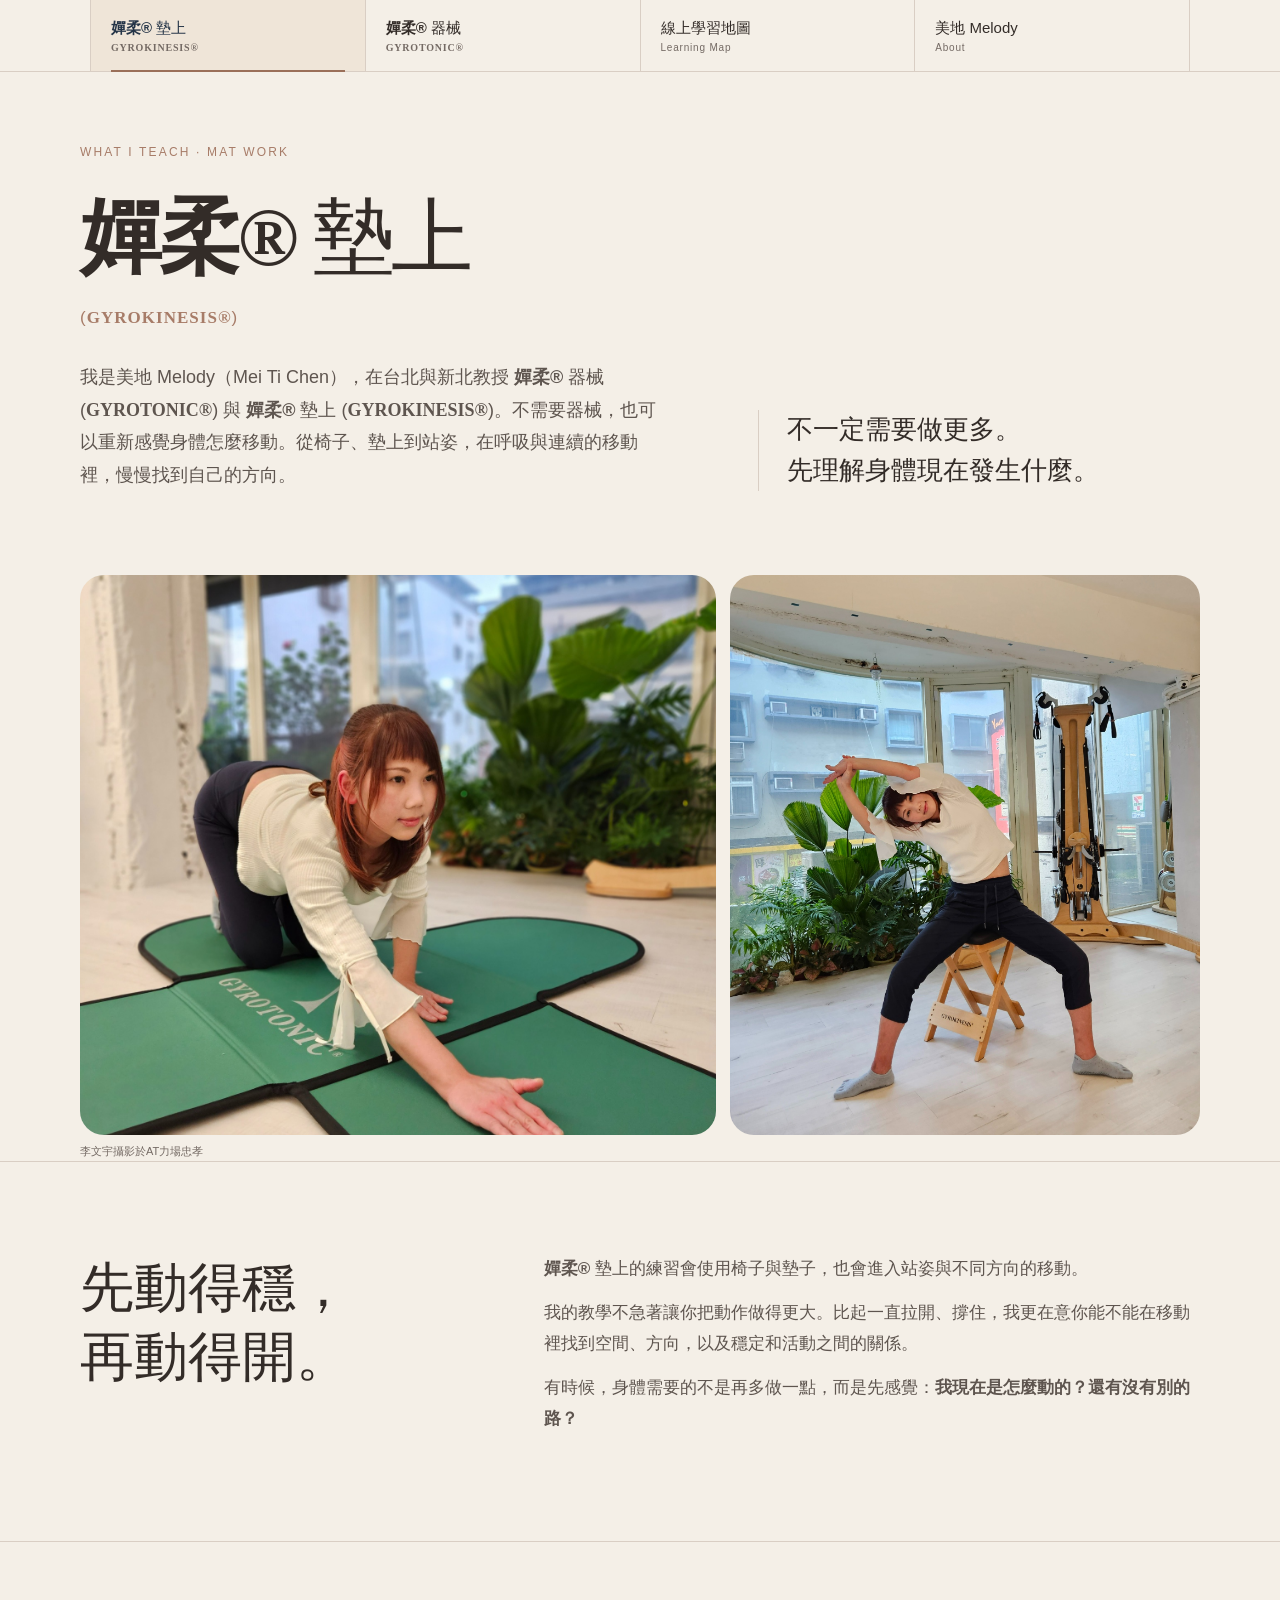
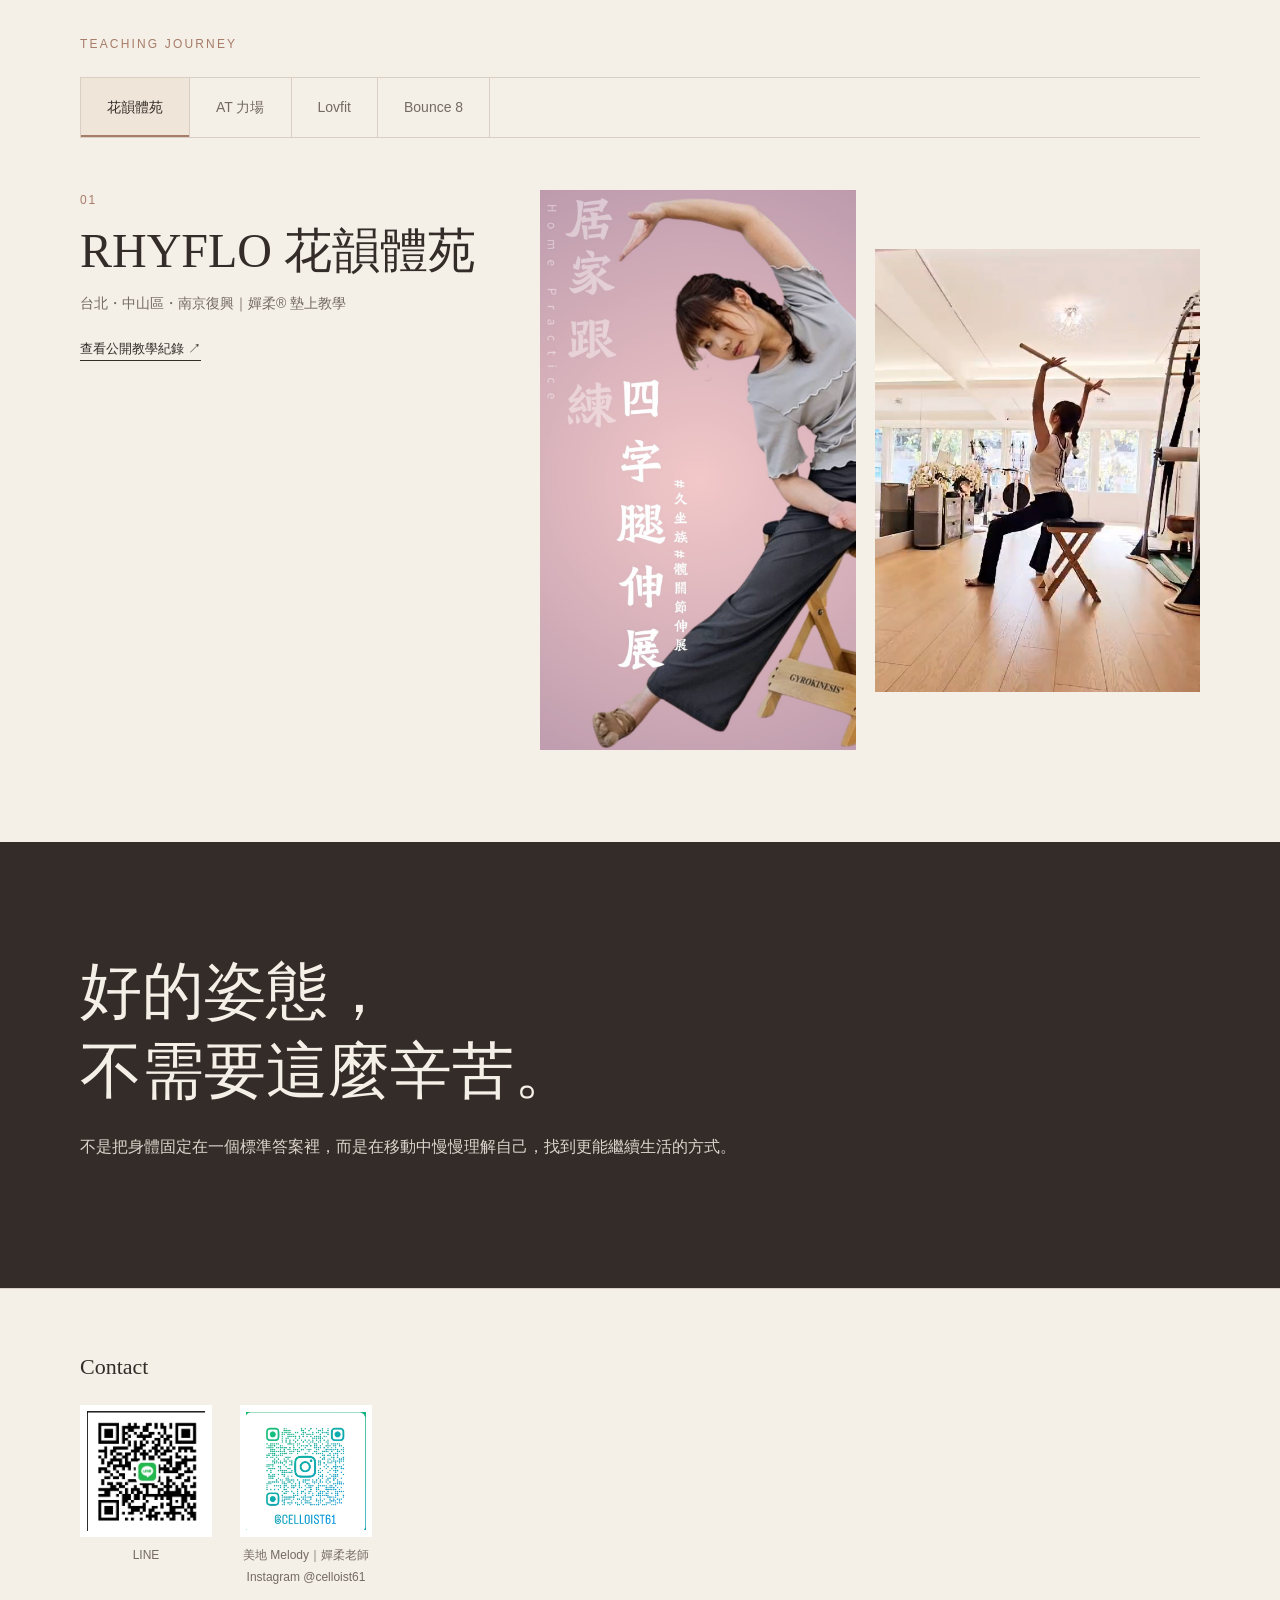
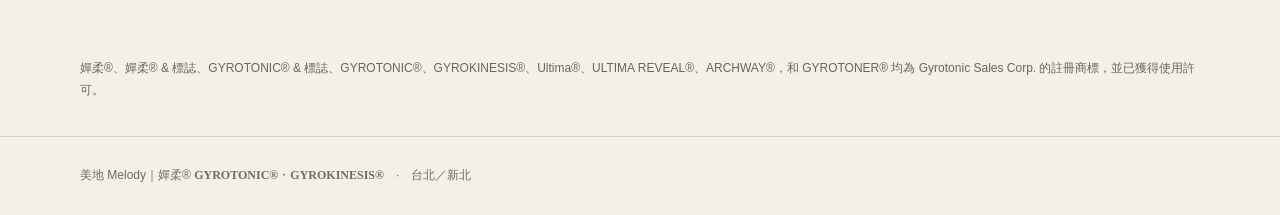
<file: index.html>
<!doctype html><html lang="zh-Hant"><head><meta charset="utf-8"><meta name="viewport" content="width=device-width,initial-scale=1"><meta name="google-site-verification" content="MThSLoZWzAhifxnUB_rEgF0tvNt7_HKuzqucP3za8JA" /><title>美地 Melody｜嬋柔® 器械 (GYROTONIC®)・嬋柔® 墊上 (GYROKINESIS®)｜台北・新北</title><meta name="description" content="美地 Melody，台北・新北嬋柔老師，教授嬋柔® 器械 (GYROTONIC®) 與嬋柔® 墊上 (GYROKINESIS®)。從身體現在怎麼動開始，不急著做更多、做更大；先動得穩，再動得開。"><link rel="canonical" href="https://melody-brand-website.vercel.app/"><meta property="og:title" content="美地 Melody｜嬋柔® 器械 (GYROTONIC®)・嬋柔® 墊上 (GYROKINESIS®)｜台北・新北"><meta property="og:description" content="美地 Melody，台北・新北嬋柔老師，教授嬋柔® 器械 (GYROTONIC®) 與嬋柔® 墊上 (GYROKINESIS®)。從身體現在怎麼動開始，不急著做更多、做更大；先動得穩，再動得開。"><meta property="og:type" content="website"><meta property="og:image" content="https://melody-brand-website.vercel.app/assets/hero-gk.jpg"><meta property="og:url" content="https://melody-brand-website.vercel.app/"><meta name="twitter:card" content="summary_large_image"><meta name="twitter:title" content="美地 Melody｜嬋柔® 器械 (GYROTONIC®)・嬋柔® 墊上 (GYROKINESIS®)｜台北・新北"><meta name="twitter:description" content="美地 Melody，台北・新北嬋柔老師，教授嬋柔® 器械 (GYROTONIC®) 與嬋柔® 墊上 (GYROKINESIS®)。從身體現在怎麼動開始，不急著做更多、做更大；先動得穩，再動得開。"><meta name="twitter:image" content="https://melody-brand-website.vercel.app/assets/hero-gk.jpg"><link rel="preload" as="image" href="assets/hero-gk.jpg" fetchpriority="high"><script async src="https://www.googletagmanager.com/gtag/js?id=G-CWCWLN4FJT"></script><script>window.dataLayer=window.dataLayer||[];function gtag(){dataLayer.push(arguments);}gtag('js',new Date());gtag('config','G-CWCWLN4FJT');</script><script type="application/ld+json">{"@context":"https://schema.org","@type":"Person","@id":"https://melody-brand-website.vercel.app/#melody","name":"美地 Melody","alternateName":["Melody","美地","Mei Ti Chen"],"url":"https://melody-brand-website.vercel.app/","sameAs":["https://www.instagram.com/celloist61/","https://www.gyrotonic.com/trainer/21008/"],"jobTitle":"嬋柔老師","knowsAbout":["嬋柔","GYROTONIC®","GYROKINESIS®"],"areaServed":["台北","台北市中山區","南京復興","新北"]}</script><script type="application/ld+json">{"@context":"https://schema.org","@type":"WebSite","@id":"https://melody-brand-website.vercel.app/#website","url":"https://melody-brand-website.vercel.app/","name":"美地 Melody","alternateName":"美地 Melody｜嬋柔 GYROTONIC®・GYROKINESIS®","inLanguage":"zh-Hant","publisher":{"@id":"https://melody-brand-website.vercel.app/#melody"}}</script><style>:root{--paper:#F4EFE7;--ink:#332C28;--muted:#746A64;--line:#D9CEC4;--accent:#A77C68;--white:#fff;--navy:#243447;--brown:#9A6F59;--note:#EFE5D8}*{box-sizing:border-box}html{scroll-behavior:smooth}body{margin:0;background:var(--paper);color:var(--ink);font-family:"Noto Sans TC","PingFang TC","Microsoft JhengHei",sans-serif;line-height:1.8}h1,h2,h3{font-family:"Noto Serif TC","Songti TC","PMingLiU",serif;font-weight:500;line-height:1.28;margin:0}a{color:inherit}.tm{font-family:"Times New Roman",Times,serif;font-weight:700}.wrap{width:min(1120px,calc(100% - 40px));margin:auto}.kicker{font-size:12px;letter-spacing:.18em;color:var(--accent);margin-bottom:22px}.hero{padding:70px 0 84px;display:grid;grid-template-columns:1.15fr .85fr;gap:80px;align-items:end}.hero h1{font-size:clamp(48px,7vw,82px);letter-spacing:-.04em}.hero .en{font-size:17px;letter-spacing:.06em;color:var(--accent);margin-top:12px}.hero p{font-size:18px;color:#5E554F;max-width:590px;margin:28px 0 0}.sidequote{border-left:1px solid var(--line);padding-left:28px;font-family:"Noto Serif TC",serif;font-size:26px;line-height:1.55}.section{padding:92px 0;border-top:1px solid var(--line)}.intro{display:grid;grid-template-columns:.75fr 1.25fr;gap:70px}.intro h2{font-size:clamp(34px,4.5vw,54px)}.intro p{font-size:17px;color:#5E554F;margin:0 0 14px}.place{display:grid;grid-template-columns:.38fr .62fr;gap:48px;align-items:start}.num{font-size:12px;letter-spacing:.16em;color:var(--accent)}.place h2{font-size:clamp(32px,4vw,48px);margin:8px 0 10px}.meta{color:var(--muted);font-size:14px}.proof{display:inline-block;margin-top:20px;font-size:13px;text-decoration:none;border-bottom:1px solid var(--ink)}.media-link{min-height:220px;border:1px solid var(--line);display:flex;flex-direction:column;justify-content:center;padding:36px;background:rgba(255,255,255,.25)}.media-link p{margin:0 0 8px;color:#5E554F}.teaching-photos{display:grid;grid-template-columns:1fr 1fr;gap:12px}.teaching-photos img{width:100%;height:420px;object-fit:cover;display:block}.photo-grid{display:grid;grid-template-columns:repeat(3,1fr);gap:12px;margin-top:12px}.photo-grid img{width:100%;height:300px;object-fit:cover;display:block}.rhyflo-pair{display:grid;grid-template-columns:1fr 1fr;gap:14px;align-items:center}.rhyflo-pair img{width:100%;height:560px;object-fit:contain;display:block}.journey-tabs{display:flex;border-top:1px solid var(--line);border-bottom:1px solid var(--line);margin:0 0 52px;overflow-x:auto}.journey-tab{appearance:none;border:0;border-right:1px solid var(--line);background:transparent;color:var(--muted);font:inherit;font-size:14px;padding:17px 26px;cursor:pointer;white-space:nowrap}.journey-tab:first-child{border-left:1px solid var(--line)}.journey-tab[aria-selected="true"]{background:var(--note);color:var(--ink);box-shadow:inset 0 -2px 0 var(--accent)}.journey-panel[hidden]{display:none}.closing{padding:110px 0;background:#332C28;color:#F4EFE7}.closing h2{font-size:clamp(38px,5vw,62px);max-width:850px}.closing p{max-width:670px;color:#DED4CC;margin-top:22px}.contact{padding:64px 0 46px;border-top:1px solid var(--line)}.contact h2{font-size:22px;margin-bottom:24px}.qr-row{display:flex;gap:28px;align-items:flex-start}.qr-item{font-size:12px;color:var(--muted);text-align:center}.qr-item img{display:block;width:132px;height:132px;object-fit:contain;background:#fff;padding:6px;margin-bottom:8px}.note{padding:24px 0 35px;font-size:12px;color:#67675f}.promo-grid{display:grid;grid-template-columns:1.15fr .85fr;gap:14px}.promo-grid img{width:100%;height:560px;object-fit:cover;border-radius:24px}.photo-credit{font-size:11px;font-weight:400;line-height:1.6;color:var(--muted);margin-top:8px;text-align:left}.site-nav{height:auto;display:block;border-bottom:1px solid var(--line)}.site-nav-inner{width:min(1100px,calc(100% - 48px));margin:auto;display:flex;align-items:stretch}.site-nav a{flex:1;display:block;text-decoration:none;padding:18px 20px 16px;border-right:1px solid var(--line);position:relative}.site-nav a:first-child{border-left:1px solid var(--line)}.site-nav .nav-cn{display:block;font-size:15px;font-weight:500;line-height:1.35}.site-nav .nav-en{display:block;margin-top:3px;font-size:10px;letter-spacing:.08em;color:var(--muted);line-height:1.4}.site-nav a.active{background:var(--note);color:var(--navy)}.site-nav a.active:after{content:"";position:absolute;left:20px;right:20px;bottom:-1px;height:2px;background:var(--brown)}@media(max-width:800px){.wrap{width:calc(100% - 36px)}.hero,.intro,.place{grid-template-columns:1fr}.hero{padding:42px 0 54px;gap:28px}.kicker{margin-bottom:14px}.hero h1{font-size:52px;line-height:1.2}.hero .en{font-size:16px;margin-top:7px}.hero p{font-size:16px;line-height:1.85;margin-top:22px}.sidequote{font-size:23px;line-height:1.55;margin-top:2px;padding-left:20px}.promo-grid{grid-template-columns:1fr;gap:12px}.promo-grid img{height:auto;border-radius:14px}.section{padding:64px 0}.intro{gap:26px}.intro h2{font-size:38px;line-height:1.3}.intro p{font-size:16px;line-height:1.85}.place{gap:24px}.place h2{font-size:38px;line-height:1.25}.proof{min-height:44px;padding:10px 0;margin-top:10px}.media-link{min-height:0;padding:24px}.teaching-photos,.photo-grid,.rhyflo-pair{grid-template-columns:1fr;gap:12px}.teaching-photos img,.photo-grid img,.rhyflo-pair img{width:100%;height:auto;object-fit:contain}.photo-grid{margin-top:0}.journey-tabs{margin-bottom:34px}.journey-tab{padding:14px 18px;font-size:13px}.closing{padding:72px 0}.closing h2{font-size:40px;line-height:1.3}.closing p{font-size:15px;line-height:1.85;margin-top:18px}.contact{padding:48px 0 36px}.qr-row{gap:18px;flex-wrap:wrap}.qr-item img{width:116px;height:116px}.note{padding:20px 0 28px;line-height:1.7}.site-nav-inner{width:100%;overflow-x:auto}.site-nav a{flex:0 0 25%;min-width:112px;padding:13px 10px 11px;text-align:center}.site-nav a:first-child{border-left:0}.site-nav a:last-child{border-right:0}.site-nav .nav-cn{font-size:13px;white-space:nowrap}.site-nav .nav-en{font-size:9px;letter-spacing:.03em;white-space:nowrap}.site-nav a.active:after{left:10px;right:10px}}</style></head><body><nav class="site-nav" aria-label="主要頁面"><div class="site-nav-inner"><a class="active" href="index.html" aria-current="page"><span class="nav-cn"><strong>嬋柔®</strong> 墊上</span><span class="nav-en tm">GYROKINESIS®</span></a><a href="gyrotonic.html"><span class="nav-cn"><strong>嬋柔®</strong> 器械</span><span class="nav-en tm">GYROTONIC®</span></a><a href="learning-map.html"><span class="nav-cn">線上學習地圖</span><span class="nav-en">Learning Map</span></a><a href="about.html"><span class="nav-cn">美地 Melody</span><span class="nav-en">About</span></a></div></nav><header class="wrap hero"><div><div class="kicker">WHAT I TEACH · MAT WORK</div><h1><strong>嬋柔®</strong> 墊上</h1><div class="en">(<span class="tm">GYROKINESIS®</span>)</div><p>我是美地 Melody（Mei Ti Chen），在台北與新北教授 <strong>嬋柔®</strong> 器械 (<span class="tm">GYROTONIC®</span>) 與 <strong>嬋柔®</strong> 墊上 (<span class="tm">GYROKINESIS®</span>)。不需要器械，也可以重新感覺身體怎麼移動。從椅子、墊上到站姿，在呼吸與連續的移動裡，慢慢找到自己的方向。</p></div><div class="sidequote">不一定需要做更多。<br>先理解身體現在發生什麼。</div></header><section class="wrap" style="padding-top:0"><div class="promo-grid"><img src="assets/hero-gk.jpg" alt="美地 Melody 示範 GYROKINESIS 嬋柔® 墊上動作"><img src="assets/gk-chair.jpg" alt="美地 Melody 示範 GYROKINESIS 椅子動作"></div><div class="photo-credit">李文宇攝影於AT力場忠孝</div></section><section class="section"><div class="wrap intro"><h2>先動得穩，<br>再動得開。</h2><div><p><strong>嬋柔®</strong> 墊上的練習會使用椅子與墊子，也會進入站姿與不同方向的移動。</p><p>我的教學不急著讓你把動作做得更大。比起一直拉開、撐住，我更在意你能不能在移動裡找到空間、方向，以及穩定和活動之間的關係。</p><p>有時候，身體需要的不是再多做一點，而是先感覺：<strong>我現在是怎麼動的？還有沒有別的路？</strong></p></div></div></section><section class="section"><div class="wrap"><div class="kicker">TEACHING JOURNEY</div><div class="journey-tabs" role="tablist" aria-label="教學場域"><button class="journey-tab" role="tab" aria-selected="true" aria-controls="panel-rhyflo" id="tab-rhyflo">花韻體苑</button><button class="journey-tab" role="tab" aria-selected="false" aria-controls="panel-at" id="tab-at">AT 力場</button><button class="journey-tab" role="tab" aria-selected="false" aria-controls="panel-lovfit" id="tab-lovfit">Lovfit</button><button class="journey-tab" role="tab" aria-selected="false" aria-controls="panel-bounce" id="tab-bounce">Bounce 8</button></div><div id="panel-rhyflo" class="journey-panel place" role="tabpanel" aria-labelledby="tab-rhyflo"><div><div class="num">01</div><h2>RHYFLO 花韻體苑</h2><div class="meta">台北・中山區・南京復興｜嬋柔® 墊上教學</div><a class="proof" href="https://www.facebook.com/share/v/1JUZXW8fji/" target="_blank" rel="noopener">查看公開教學紀錄 ↗</a></div><div class="teaching-photos rhyflo-pair"><img src="assets/rhyflo-gk (1).jpg" alt="美地 Melody RHYFLO 花韻體苑 GYROKINESIS 嬋柔® 墊上練習"><img src="assets/rhyflo-gk-02.jpg" alt="美地 Melody 在 RHYFLO 花韻體苑帶領 GYROKINESIS 嬋柔® 墊上教學"></div></div><div id="panel-at" class="journey-panel place" role="tabpanel" aria-labelledby="tab-at" hidden><div><div class="num">02</div><h2>AT 力場</h2><div class="meta">台北｜嬋柔® 墊上團體教學</div><p class="meta">從椅子到墊上，帶著學生在不同位置裡探索移動。</p></div><div class="photo-grid"><img src="assets/AT_GK_01.jpg" alt="美地 Melody 在 AT 力場帶領嬋柔® 墊上課程"><img src="assets/AT_GK_03.jpg" alt="AT 力場椅子與嬋柔® 墊上練習"><img src="assets/AT_GK_05.jpg" alt="AT 力場嬋柔® 墊上教學現場"></div></div><div id="panel-lovfit" class="journey-panel place" role="tabpanel" aria-labelledby="tab-lovfit" hidden><div><div class="num">03</div><h2>Lovfit</h2><div class="meta">新北・板橋｜嬋柔® 墊上教學</div><a class="proof" href="https://www.facebook.com/share/r/18ch3yFkik/" target="_blank" rel="noopener">查看公開教學紀錄 ↗</a></div><div class="teaching-photos"><img src="assets/lovefit-01.jpg" alt="美地 Melody 在新北板橋 Lovfit 帶領嬋柔® 墊上 GYROKINESIS 團體課程"><img src="assets/lovefit-02.jpg" alt="Lovfit 嬋柔® 墊上 GYROKINESIS 椅子團體教學現場"></div></div><div id="panel-bounce" class="journey-panel place" role="tabpanel" aria-labelledby="tab-bounce" hidden><div><div class="num">04</div><h2>Bounce 8</h2><div class="meta">台北・天母｜嬋柔® 墊上教學</div><a class="proof" href="https://www.facebook.com/share/v/1MPd2FnZBK/" target="_blank" rel="noopener">查看公開教學紀錄 ↗</a></div><div class="media-link"><p>台北天母的嬋柔® 墊上教學紀錄</p><a class="proof" href="https://www.facebook.com/share/v/1MPd2FnZBK/" target="_blank" rel="noopener">Facebook 影片 ↗</a></div></div></div></section><section class="closing"><div class="wrap"><h2>好的姿態，<br>不需要這麼辛苦。</h2><p>不是把身體固定在一個標準答案裡，而是在移動中慢慢理解自己，找到更能繼續生活的方式。</p></div></section><section class="contact"><div class="wrap"><h2>Contact</h2><div class="qr-row"><div class="qr-item"><img src="assets/line-qr.jpg" alt="美地 Melody LINE QR Code">LINE</div><div class="qr-item"><img src="assets/instagram-qr.jpg" alt="美地 Melody 嬋柔老師 Instagram @celloist61 QR Code">美地 Melody｜嬋柔老師<br>Instagram @celloist61</div></div></div></section><div class="note"><div class="wrap">嬋柔®、嬋柔® & 標誌、GYROTONIC® & 標誌、GYROTONIC®、GYROKINESIS®、Ultima®、ULTIMA REVEAL®、ARCHWAY®，和 GYROTONER® 均為 Gyrotonic Sales Corp. 的註冊商標，並已獲得使用許可。</div></div><footer style="border-top:1px solid var(--line);padding:28px 0;font-size:12px;color:var(--muted)"><div class="wrap">美地 Melody｜嬋柔® <span class="tm">GYROTONIC®</span>・<span class="tm">GYROKINESIS®</span>　·　台北／新北</div></footer><script>const tabs=[...document.querySelectorAll('.journey-tab')],panels=[...document.querySelectorAll('.journey-panel')];tabs.forEach(t=>t.addEventListener('click',()=>{tabs.forEach(x=>x.setAttribute('aria-selected','false'));panels.forEach(p=>p.hidden=true);t.setAttribute('aria-selected','true');document.getElementById(t.getAttribute('aria-controls')).hidden=false;}));</script></body></html>
</file>
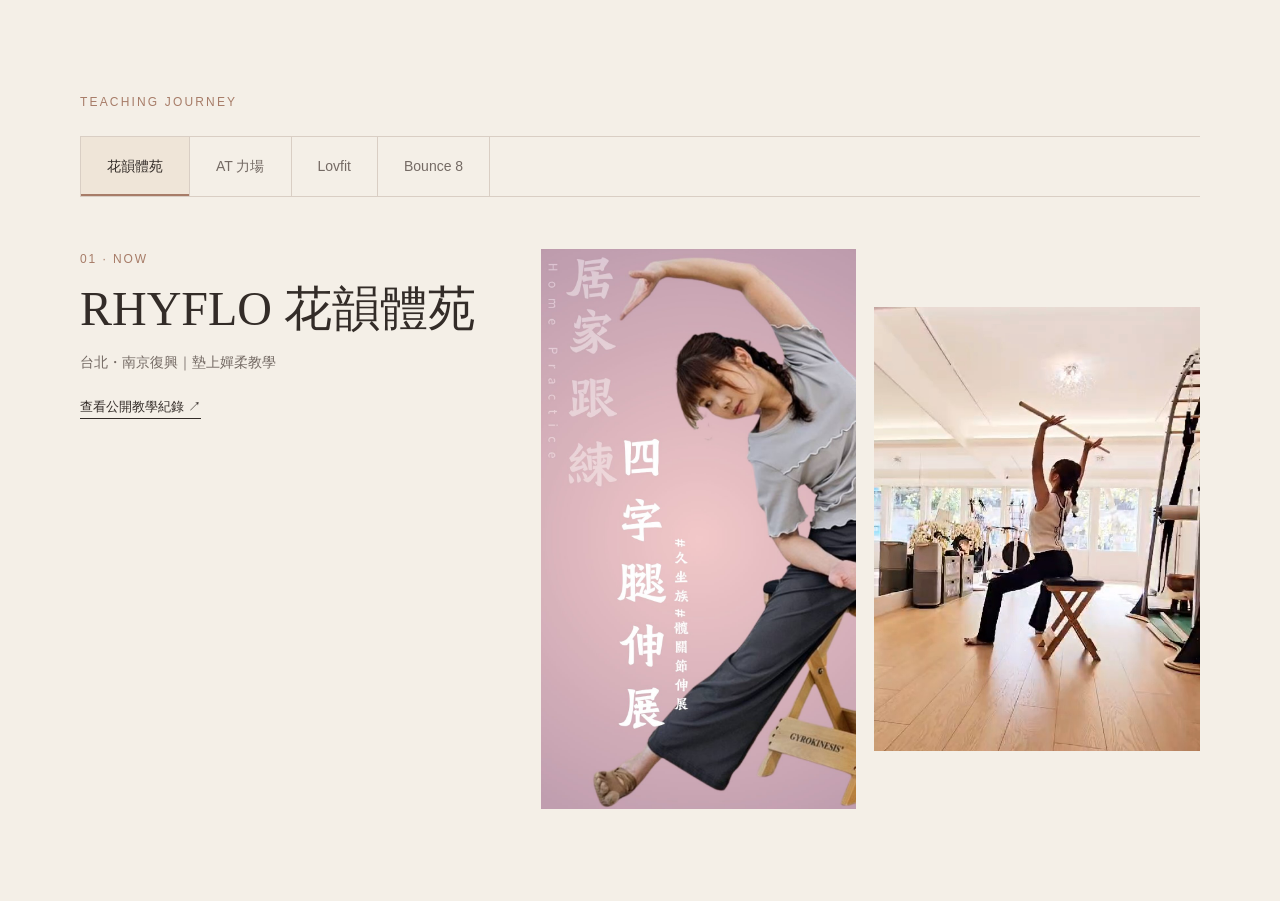
<file: gk-layout-preview.html>
<!doctype html><html lang="zh-Hant"><head><meta charset="utf-8"><meta name="viewport" content="width=device-width,initial-scale=1"><title>Teaching Journey Layout Preview｜美地 Melody</title><style>:root{--paper:#F4EFE7;--ink:#332C28;--muted:#746A64;--line:#D9CEC4;--accent:#A77C68;--note:#EFE5D8}*{box-sizing:border-box}body{margin:0;background:var(--paper);color:var(--ink);font-family:"Noto Sans TC","PingFang TC","Microsoft JhengHei",sans-serif;line-height:1.8}.wrap{width:min(1120px,calc(100% - 40px));margin:auto}.section{padding:92px 0}.kicker{font-size:12px;letter-spacing:.18em;color:var(--accent);margin-bottom:22px}.journey-tabs{display:flex;border-top:1px solid var(--line);border-bottom:1px solid var(--line);margin:0 0 52px;overflow-x:auto}.journey-tab{appearance:none;border:0;border-right:1px solid var(--line);background:transparent;color:var(--muted);font:inherit;font-size:14px;padding:17px 26px;cursor:pointer;white-space:nowrap}.journey-tab:first-child{border-left:1px solid var(--line)}.journey-tab.active{background:var(--note);color:var(--ink);box-shadow:inset 0 -2px 0 var(--accent)}.journey-panel{display:none}.journey-panel.active{display:grid;grid-template-columns:.38fr .62fr;gap:48px;align-items:start}.num{font-size:12px;letter-spacing:.16em;color:var(--accent)}h2{font-family:"Noto Serif TC","Songti TC","PMingLiU",serif;font-weight:500;line-height:1.28;font-size:clamp(32px,4vw,48px);margin:8px 0 10px}.meta{color:var(--muted);font-size:14px}.proof{display:inline-block;margin-top:20px;font-size:13px;color:inherit;text-decoration:none;border-bottom:1px solid var(--ink)}.media-link{min-height:220px;border:1px solid var(--line);display:flex;flex-direction:column;justify-content:center;padding:36px;background:rgba(255,255,255,.25)}.media-link p{margin:0 0 8px;color:#5E554F}.teaching-photos{display:grid;grid-template-columns:1fr 1fr;gap:12px}.teaching-photos img{width:100%;height:420px;object-fit:cover;display:block}.photo-grid{display:grid;grid-template-columns:repeat(3,1fr);gap:12px}.photo-grid img{width:100%;height:300px;object-fit:cover;display:block}.rhyflo-pair img{height:560px;object-fit:contain}@media(max-width:800px){.wrap{width:calc(100% - 36px)}.section{padding:64px 0}.journey-tabs{margin-bottom:34px}.journey-tab{padding:14px 18px;font-size:13px}.journey-panel.active{grid-template-columns:1fr;gap:24px}h2{font-size:38px}.teaching-photos,.photo-grid{grid-template-columns:1fr;gap:12px}.teaching-photos img,.photo-grid img,.rhyflo-pair img{height:auto;object-fit:contain}.media-link{min-height:0;padding:24px}}</style></head><body><section class="section"><div class="wrap"><div class="kicker">TEACHING JOURNEY</div><div class="journey-tabs" role="tablist"><button class="journey-tab active" data-target="rhyflo">花韻體苑</button><button class="journey-tab" data-target="at">AT 力場</button><button class="journey-tab" data-target="lovfit">Lovfit</button><button class="journey-tab" data-target="bounce">Bounce 8</button></div><div id="rhyflo" class="journey-panel active"><div><div class="num">01 · NOW</div><h2>RHYFLO 花韻體苑</h2><div class="meta">台北・南京復興｜墊上嬋柔教學</div><a class="proof" href="https://www.facebook.com/share/v/1JUZXW8fji/" target="_blank">查看公開教學紀錄 ↗</a></div><div class="teaching-photos rhyflo-pair"><img src="assets/rhyflo-gk (1).jpg"><img src="assets/rhyflo-gk-02.jpg"></div></div><div id="at" class="journey-panel"><div><div class="num">02</div><h2>AT 力場</h2><div class="meta">台北｜墊上嬋柔團體教學</div><p class="meta">從椅子到墊上，帶著學生在不同位置裡探索移動。</p></div><div class="photo-grid"><img src="assets/AT_GK_01.jpg"><img src="assets/AT_GK_03.jpg"><img src="assets/AT_GK_05.jpg"></div></div><div id="lovfit" class="journey-panel"><div><div class="num">03</div><h2>Lovfit</h2><div class="meta">新北・板橋｜墊上嬋柔教學</div><a class="proof" href="https://www.facebook.com/share/r/18ch3yFkik/" target="_blank">查看公開教學紀錄 ↗</a></div><div class="teaching-photos"><img src="assets/lovefit-01.jpg"><img src="assets/lovefit-02.jpg"></div></div><div id="bounce" class="journey-panel"><div><div class="num">04</div><h2>Bounce 8</h2><div class="meta">台北・天母｜墊上嬋柔教學</div><a class="proof" href="https://www.facebook.com/share/v/1MPd2FnZBK/" target="_blank">查看公開教學紀錄 ↗</a></div><div class="media-link"><p>台北天母的墊上嬋柔教學紀錄</p><a class="proof" href="https://www.facebook.com/share/v/1MPd2FnZBK/" target="_blank">觀看公開教學影片 ↗</a></div></div></div></section><script>const tabs=document.querySelectorAll('.journey-tab'),panels=document.querySelectorAll('.journey-panel');tabs.forEach(t=>t.onclick=()=>{tabs.forEach(x=>x.classList.remove('active'));panels.forEach(x=>x.classList.remove('active'));t.classList.add('active');document.getElementById(t.dataset.target).classList.add('active')});</script></body></html>
</file>
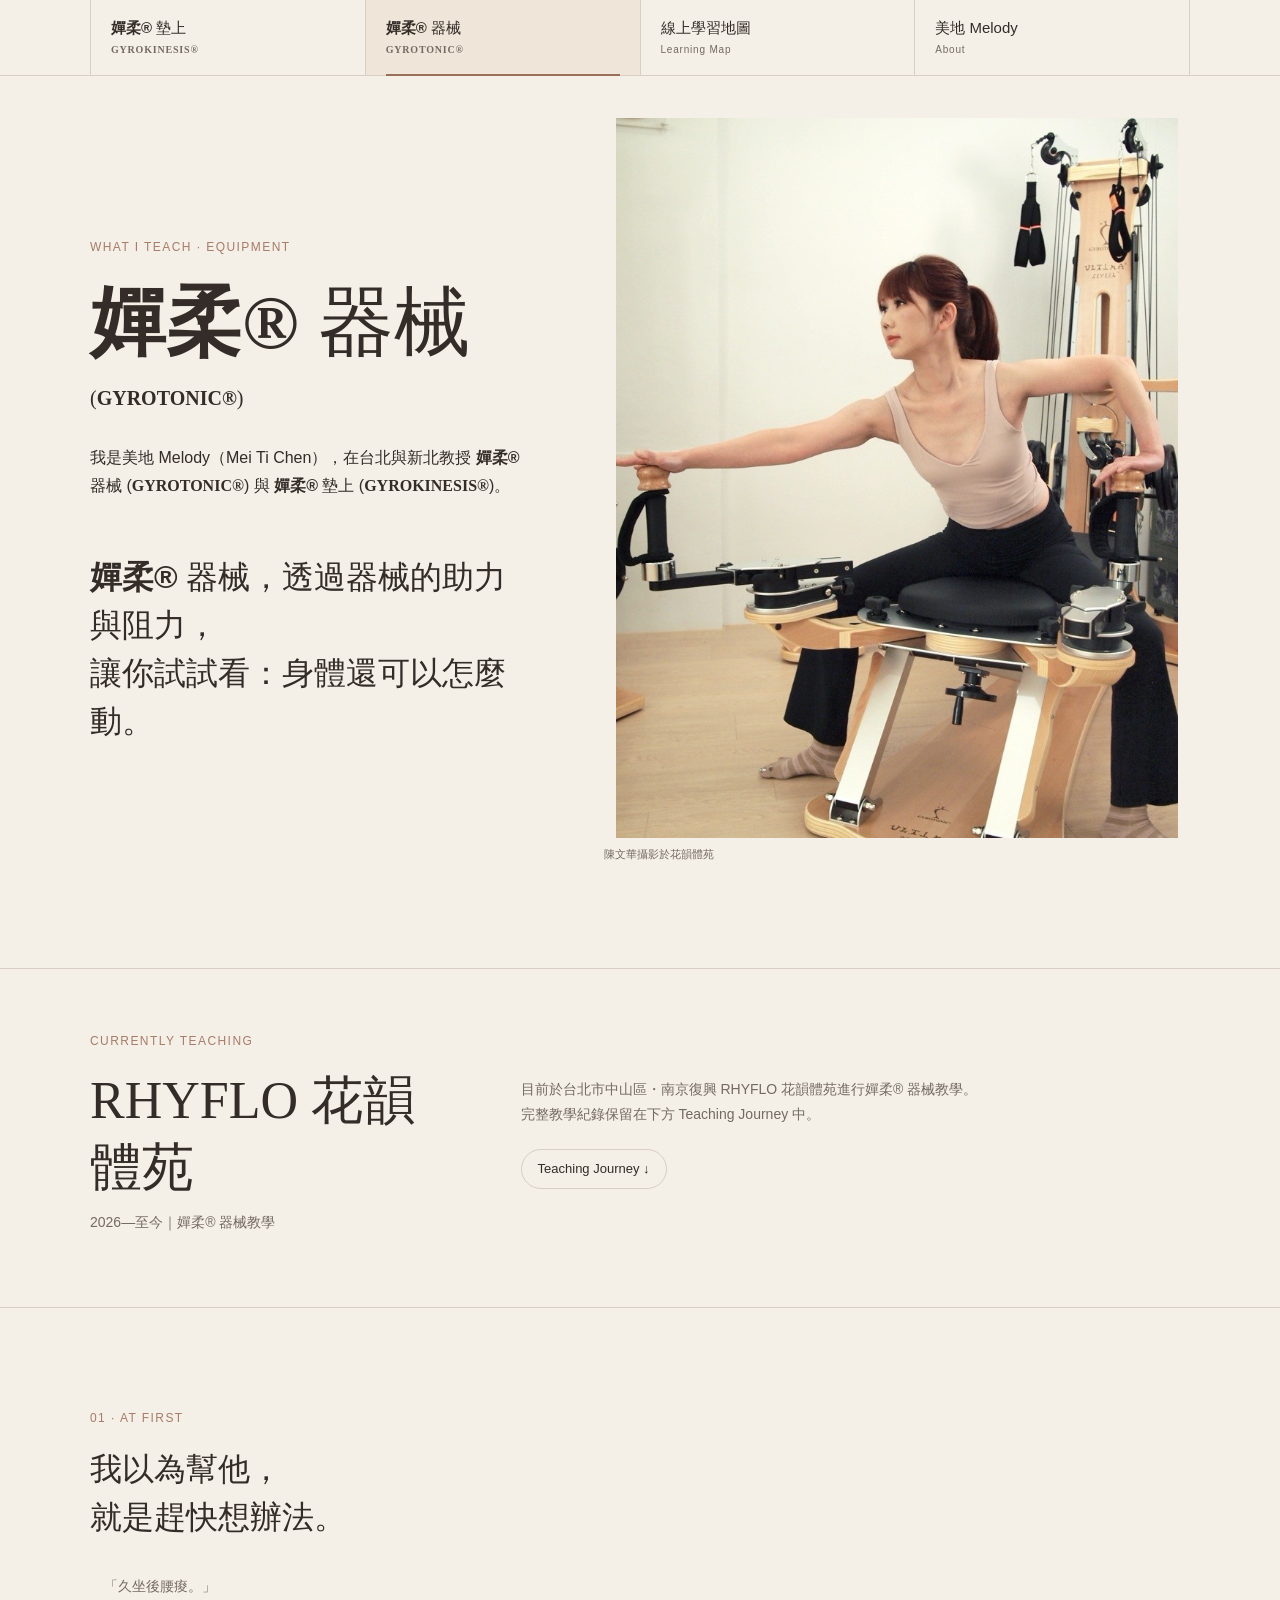
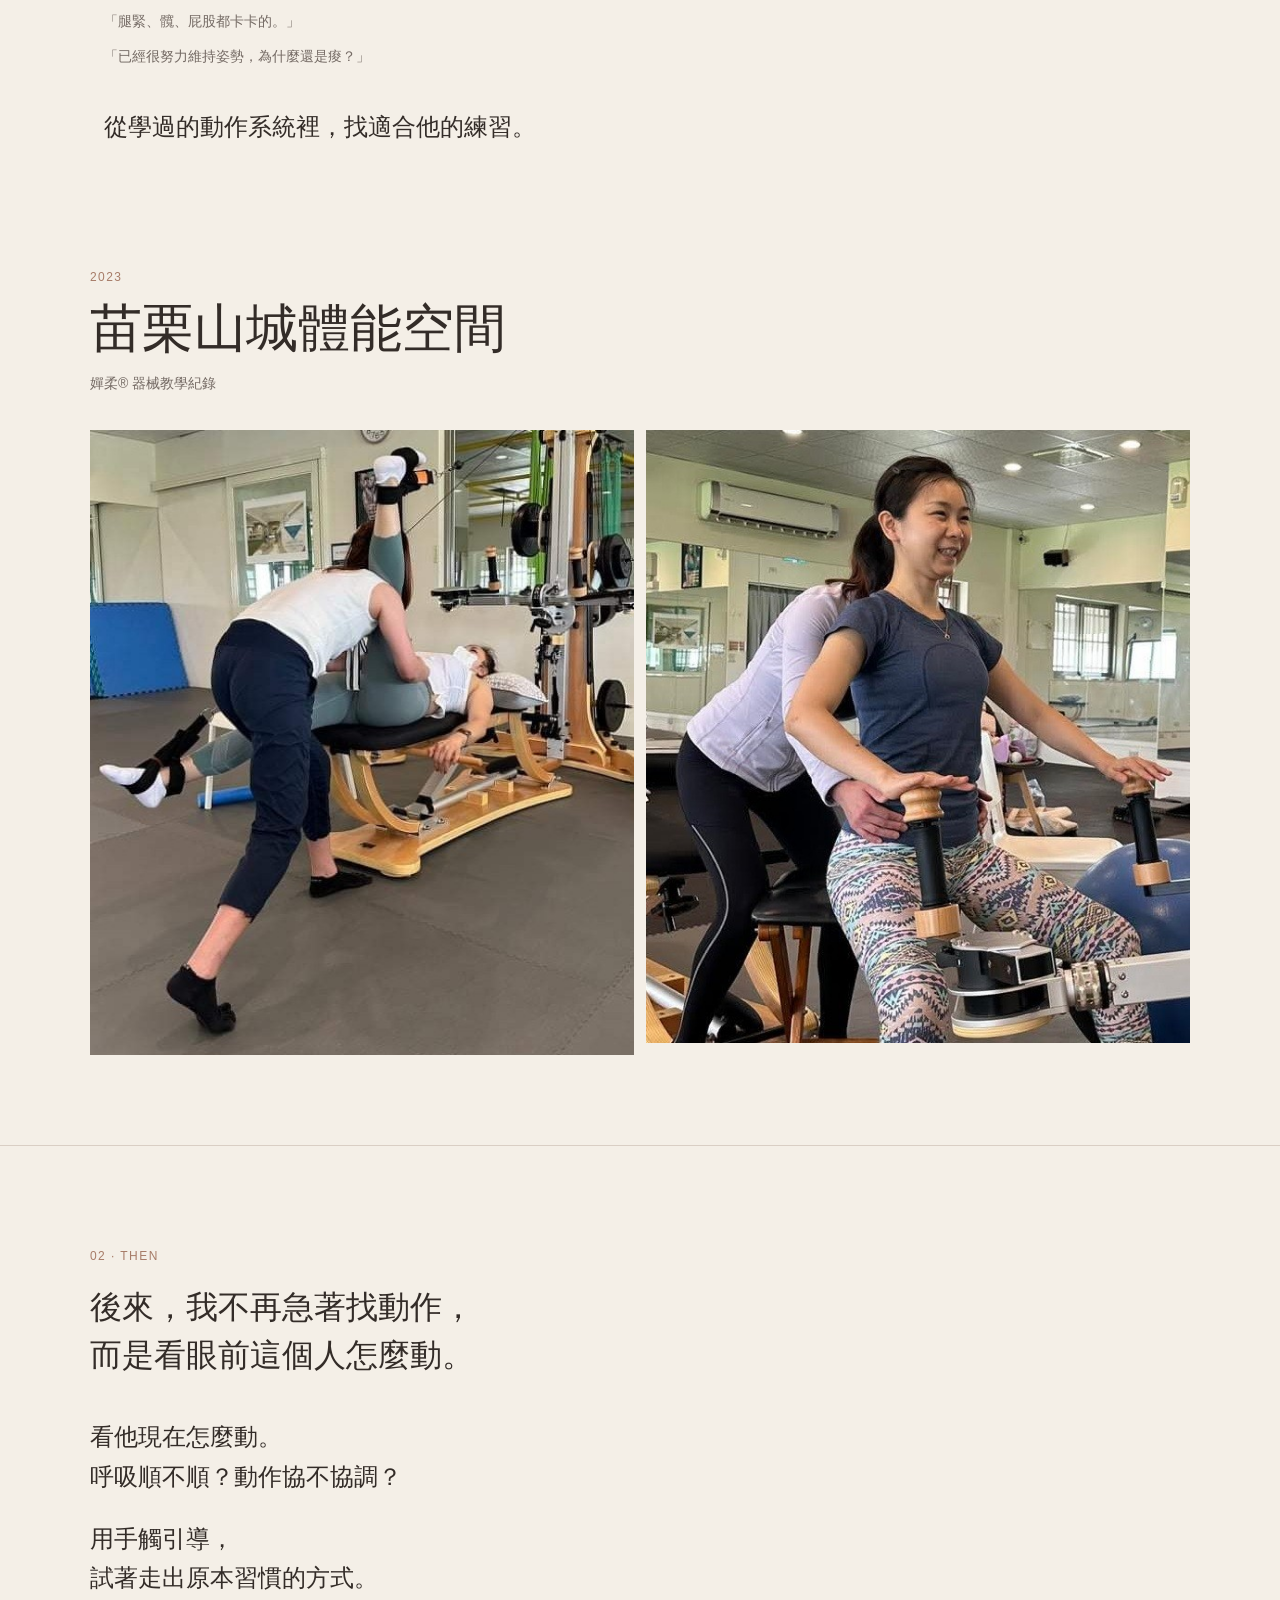
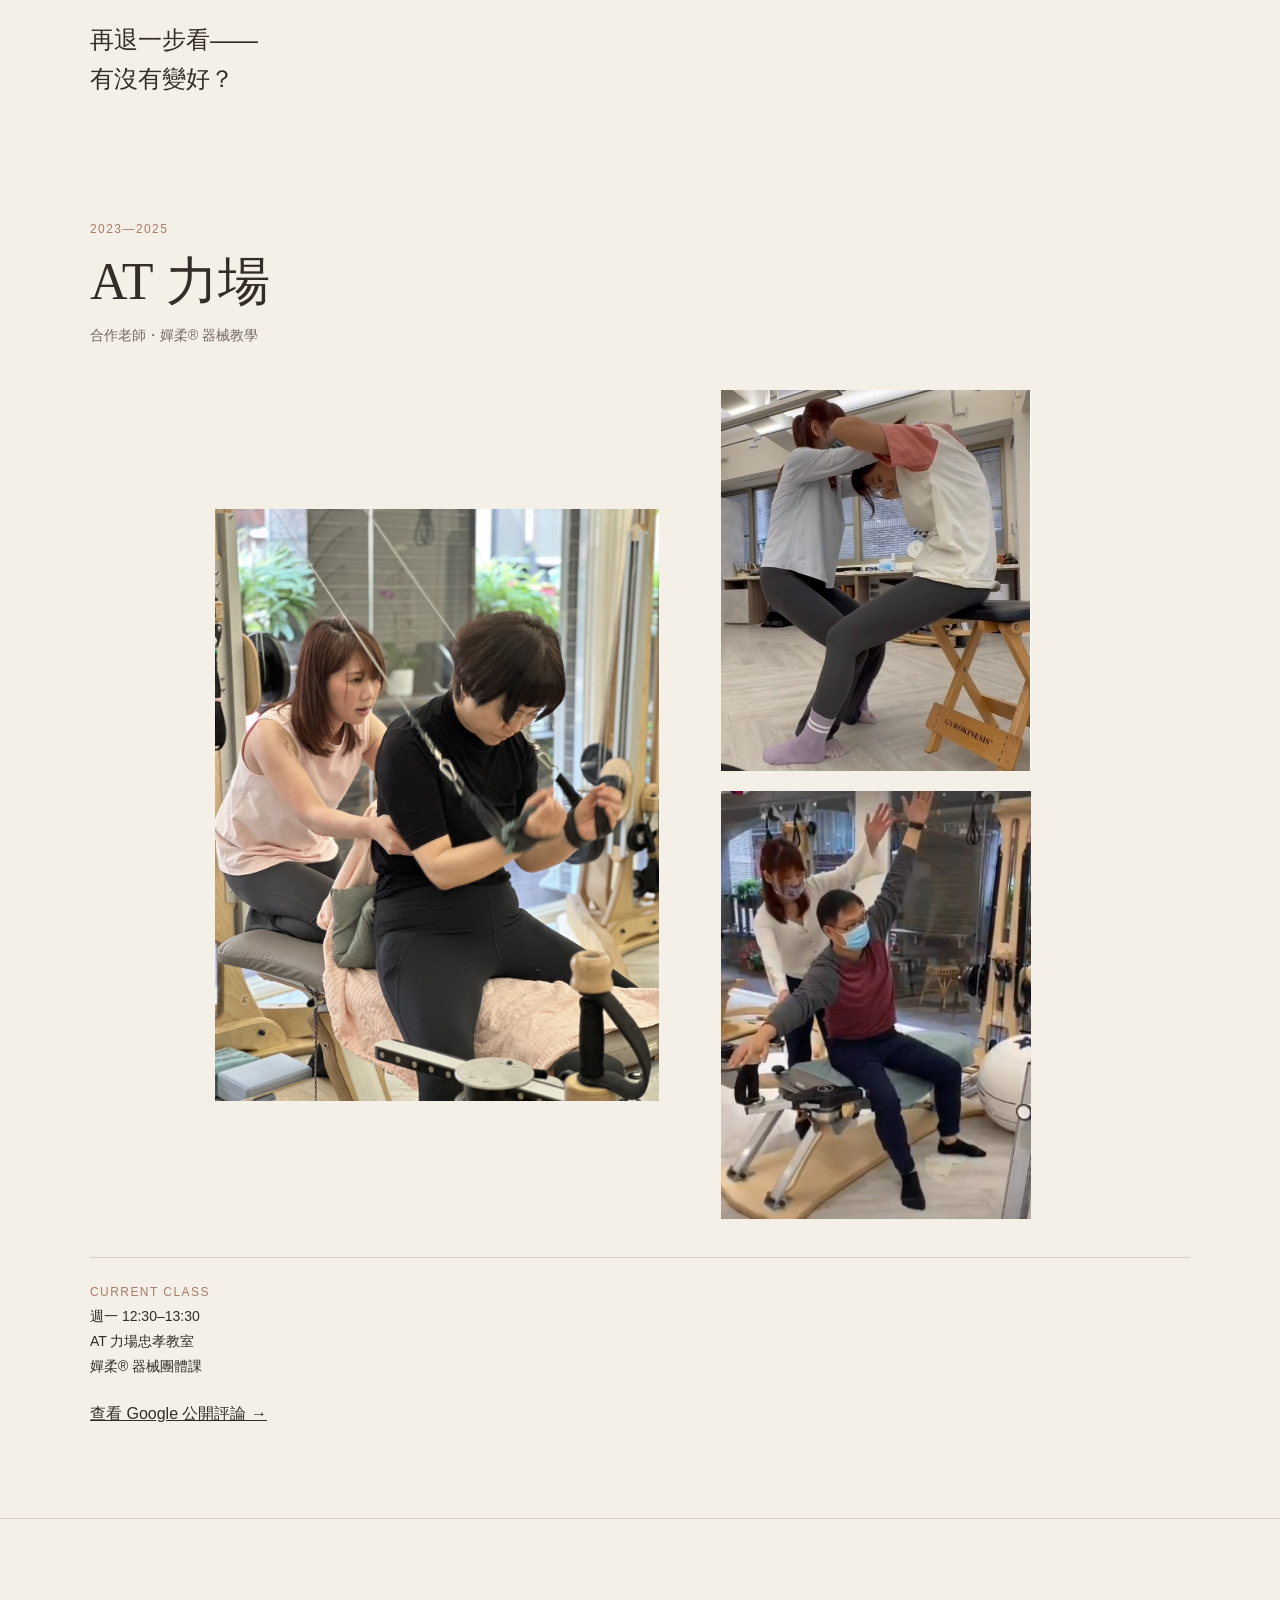
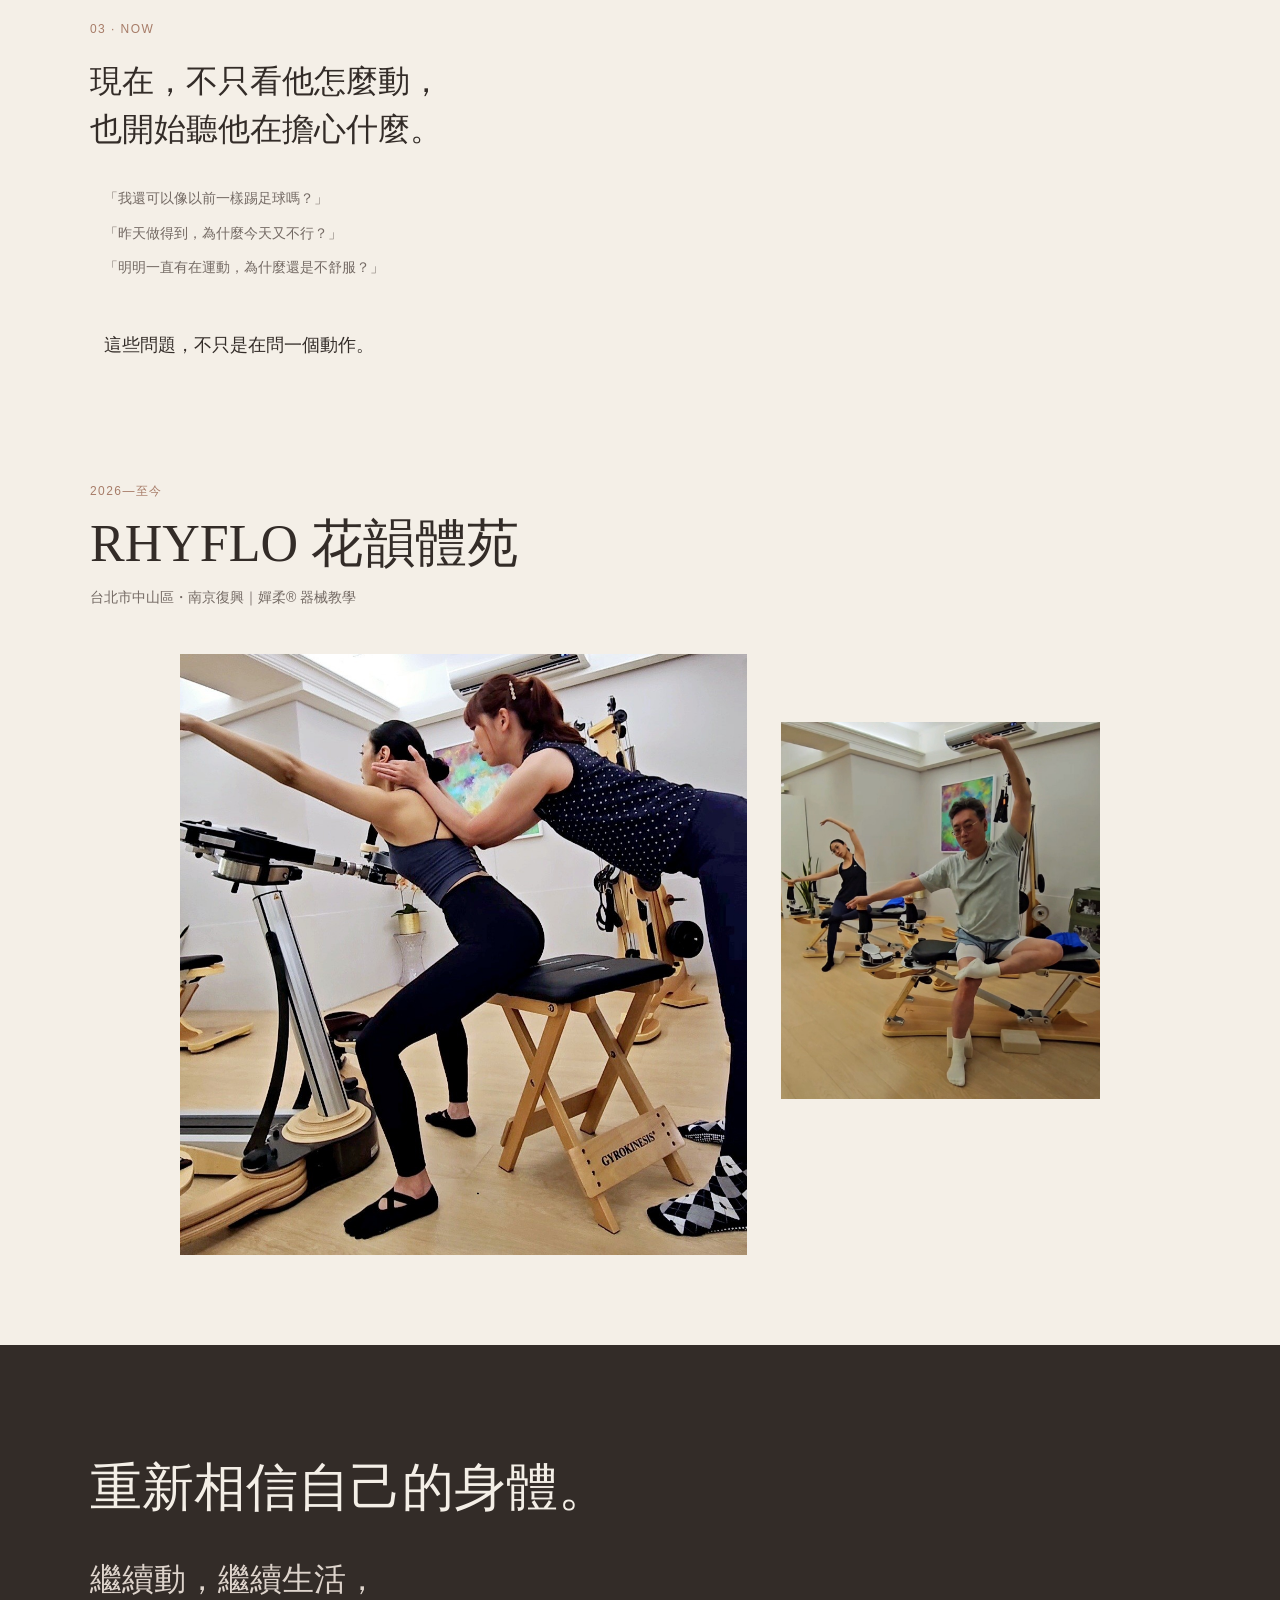
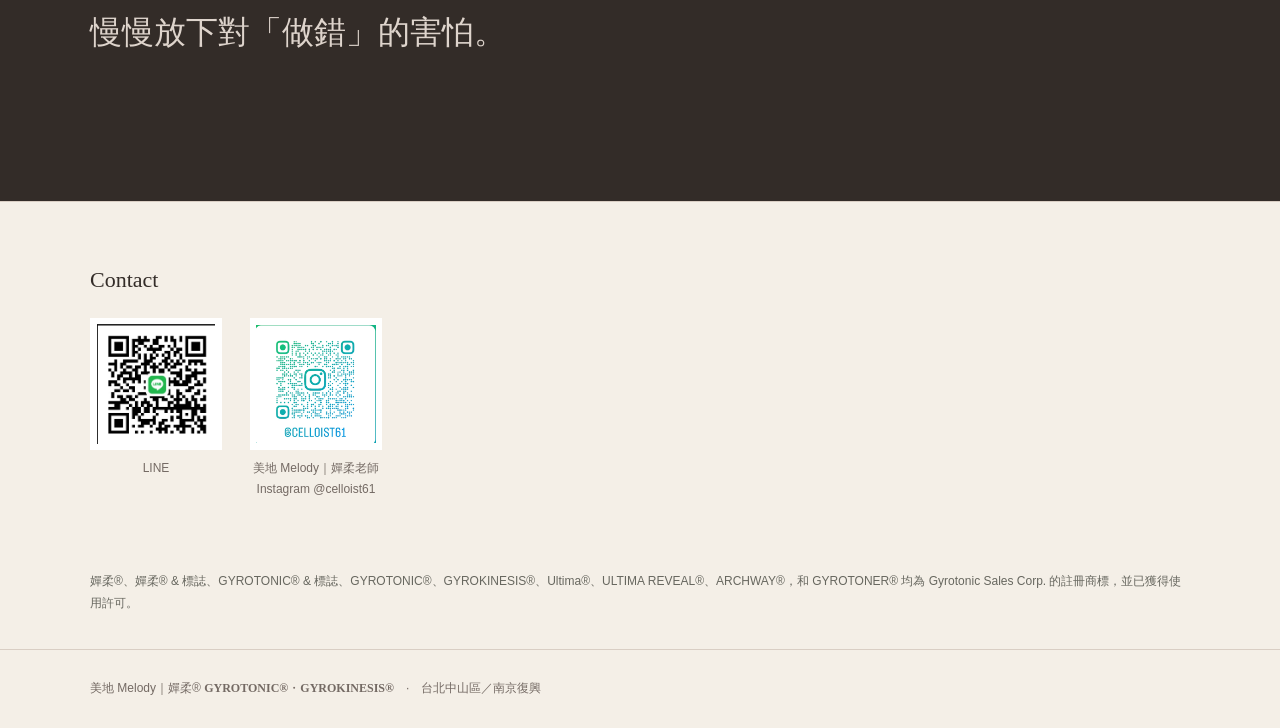
<file: gyrotonic.html>
<!doctype html><html lang="zh-Hant"><head><meta charset="utf-8"><meta name="viewport" content="width=device-width,initial-scale=1"><title>嬋柔® 器械 (GYROTONIC®)｜美地 Melody 嬋柔老師｜台北中山區・南京復興</title><meta name="description" content="美地 Melody 在台北、新北教授 嬋柔® 器械 (GYROTONIC®)。從實際教學與身體經驗出發，透過器械的助力與阻力，陪你重新理解自己的身體與移動方式。"><link rel="canonical" href="https://melody-brand-website.vercel.app/gyrotonic.html"><meta property="og:title" content="嬋柔® 器械 (GYROTONIC®)｜美地 Melody 嬋柔老師｜台北中山區・南京復興"><meta property="og:description" content="美地 Melody 在台北、新北教授 嬋柔® 器械 (GYROTONIC®)。從實際教學與身體經驗出發，透過器械的助力與阻力，陪你重新理解自己的身體與移動方式。"><meta property="og:type" content="website"><meta property="og:image" content="https://melody-brand-website.vercel.app/assets/gyrotonic-hero.jpg"><meta property="og:url" content="https://melody-brand-website.vercel.app/gyrotonic.html"><meta name="twitter:card" content="summary_large_image"><meta name="twitter:title" content="嬋柔® 器械 (GYROTONIC®)｜美地 Melody 嬋柔老師｜台北中山區・南京復興"><meta name="twitter:description" content="美地 Melody 在台北、新北教授 嬋柔® 器械 (GYROTONIC®)。從實際教學與身體經驗出發，透過器械的助力與阻力，陪你重新理解自己的身體與移動方式。"><meta name="twitter:image" content="https://melody-brand-website.vercel.app/assets/gyrotonic-hero.jpg"><script type="application/ld+json">{"@context":"https://schema.org","@type":"Person","@id":"https://melody-brand-website.vercel.app/#melody","name":"美地 Melody","alternateName":["Melody","美地","Mei Ti Chen"],"url":"https://melody-brand-website.vercel.app/","sameAs":["https://www.instagram.com/celloist61/","https://www.gyrotonic.com/trainer/21008/"],"jobTitle":"嬋柔老師","knowsAbout":["嬋柔","GYROTONIC®","GYROKINESIS®"],"areaServed":["台北","台北市中山區","南京復興","新北"]}</script><script async src="https://www.googletagmanager.com/gtag/js?id=G-CWCWLN4FJT"></script><script>window.dataLayer=window.dataLayer||[];function gtag(){dataLayer.push(arguments);}gtag('js',new Date());gtag('config','G-CWCWLN4FJT');</script><style>:root{--paper:#F4EFE7;--ink:#332C28;--muted:#746A64;--line:#D9CEC4;--accent:#A77C68;--note:#EFE5D8}*{box-sizing:border-box}html{scroll-behavior:smooth}body{margin:0;background:var(--paper);color:var(--ink);font-family:"Noto Sans TC","PingFang TC","Microsoft JhengHei",sans-serif;line-height:1.8}h1,h2{font-family:"Noto Serif TC","Songti TC","PMingLiU",serif;font-weight:500;line-height:1.28;margin:0}.tm{font-family:"Times New Roman",Times,serif;font-weight:700}.wrap{width:min(1100px,calc(100% - 48px));margin:auto}.site-nav{border-bottom:1px solid var(--line)}.site-nav-inner{width:min(1100px,calc(100% - 48px));margin:auto;display:flex}.site-nav a{flex:1;color:inherit;text-decoration:none;padding:18px 20px 16px;border-right:1px solid var(--line);position:relative}.site-nav a:first-child{border-left:1px solid var(--line)}.nav-cn{display:block;font-size:15px;font-weight:500;line-height:1.35}.nav-en{display:block;margin-top:3px;font-size:10px;letter-spacing:.08em;color:var(--muted)}.site-nav a.active{background:var(--note)}.site-nav a.active:after{content:"";position:absolute;left:20px;right:20px;bottom:-1px;height:2px;background:#9A6F59}.hero{padding:42px 0 104px}.hero-grid{display:grid;grid-template-columns:minmax(0,.86fr) minmax(420px,1.14fr);gap:72px;align-items:center}.eyebrow,.meta{font-size:12px;letter-spacing:.12em;color:var(--accent)}.eyebrow{margin-bottom:16px}.hero h1{font-size:clamp(46px,7vw,76px)}.en{font-family:Georgia,serif;font-size:20px;margin-top:8px}.intro{max-width:520px;margin-top:28px}.hook{font-size:32px;font-weight:500;line-height:1.5;margin:52px 0 0}.hero img{display:block;width:100%;height:auto;max-height:720px;object-fit:contain}.photo-credit{font-size:11px;font-weight:400;line-height:1.6;color:var(--muted);margin-top:8px;text-align:left}.current{padding:62px 0 72px;border-top:1px solid var(--line);border-bottom:1px solid var(--line)}.current-grid{display:grid;grid-template-columns:.36fr .64fr;gap:54px;align-items:center}.current h2,.venue h2{font-size:clamp(34px,5vw,52px);margin-top:8px}.role{font-size:14px;color:var(--muted);margin-top:8px}.current-note{font-size:14px;color:var(--muted);max-width:760px}.current-note span{display:block;white-space:nowrap}.journey-button{display:inline-flex;align-items:center;gap:8px;margin-top:22px;padding:10px 16px;border:1px solid var(--line);border-radius:999px;color:var(--ink);text-decoration:none;font-size:13px;line-height:1.4;background:transparent}.story{padding:100px 0;border-top:1px solid var(--line)}#current-rhyflo{scroll-margin-top:18px}.current+.story{border-top:0}.story-head{font-family:"Noto Sans TC","PingFang TC","Microsoft JhengHei",sans-serif;font-size:32px;font-weight:500;line-height:1.5;max-width:760px}.voice{font-size:14px;color:var(--muted);line-height:1.9;margin-top:32px;margin-left:14px}.voice-line,.statement-line,.then-line{display:block;white-space:nowrap}.voice-line{margin-top:8px}.voice-line:first-child{margin-top:0}.statement{font-size:24px;line-height:1.65;margin-top:38px;margin-left:14px}.then-statement{font-size:24px;line-height:1.65;margin-top:38px}.then-gap{margin-top:22px}.reflection{font-size:18px;line-height:1.8;margin-top:48px;margin-left:14px;white-space:nowrap}.venue{padding:20px 0 90px}.photos{display:grid;grid-template-columns:1fr 1fr;gap:12px;margin:34px 0 0}.photos img,.rhyflo-gallery img{display:block;width:100%;height:auto;object-fit:contain}.at-gallery{display:grid;grid-template-columns:1.08fr .92fr;gap:28px;align-items:center;width:min(850px,100%);margin:42px auto 38px}.at-gallery>img{width:100%}.at-side{display:flex;flex-direction:column;gap:20px}.at-side img{width:82%;height:auto;object-fit:contain;margin:auto}.class-info{padding-top:24px;border-top:1px solid var(--line);font-size:14px}.review{display:inline-block;margin-top:20px;color:var(--ink)}.rhyflo-gallery{display:grid;grid-template-columns:minmax(0,1.28fr) minmax(0,.72fr);gap:34px;align-items:start;width:min(920px,100%);margin:44px auto 0}.rhyflo-side{margin-top:68px}.closing{padding:110px 0;background:#332C28;color:#F4EFE7}.closing h2{font-size:52px;margin-bottom:22px}.closing p{font-size:32px;line-height:1.65;color:#DED4CC;white-space:pre-line}.contact{padding:64px 0 46px;border-top:1px solid var(--line)}.contact h2{font-size:22px;margin-bottom:24px}.qr-row{display:flex;gap:28px;align-items:flex-start}.qr-item{font-size:12px;color:var(--muted);text-align:center}.qr-item img{display:block;width:132px;height:132px;object-fit:contain;background:#fff;padding:6px;margin-bottom:8px}.note{padding:24px 0 35px;font-size:12px;color:#67675f}.footer{padding:28px 0;border-top:1px solid var(--line);font-size:12px;color:var(--muted)}@media(max-width:820px){.wrap{width:calc(100% - 44px)}.site-nav-inner{width:100%;overflow-x:auto}.site-nav a{flex:0 0 25%;min-width:112px;padding:13px 10px 11px;text-align:center}.nav-cn{font-size:13px;white-space:nowrap}.nav-en{font-size:9px;white-space:nowrap}.hero{padding:30px 0 64px}.hero-grid,.current-grid{grid-template-columns:1fr;gap:30px}.hero h1{font-size:50px}.intro{font-size:15px;line-height:1.7;margin-top:24px}.hook{font-size:22px;line-height:1.7;margin-top:26px}.current{padding:48px 0 54px}.current h2,.venue h2{font-size:36px}.current-note{font-size:12.5px}.story{padding:68px 0}.story-head{font-size:25px}.voice{font-size:13.5px;margin-left:12px}.statement,.then-statement{font-size:17px;line-height:1.9;margin-top:38px}.statement{margin-left:12px}.reflection{font-size:18px;margin-left:12px}.venue{padding:12px 0 68px}.photos,.at-gallery,.rhyflo-gallery{grid-template-columns:1fr;gap:14px;width:100%;margin:28px 0 0}.at-side,.rhyflo-side{display:grid;grid-template-columns:1fr;gap:14px;margin-top:0}.at-side img{width:100%}.closing{padding:72px 0}.closing h2{font-size:33px}.closing p{font-size:20px;line-height:1.8}.contact{padding:48px 0 36px}.qr-row{gap:18px;flex-wrap:wrap}.qr-item img{width:116px;height:116px}.footer{padding:22px 0}}@media(max-width:390px){.current-note{font-size:11.5px}.voice{font-size:12.5px;margin-left:8px}.statement,.then-statement{font-size:16px}.statement,.reflection{margin-left:8px}}</style></head><body><nav class="site-nav"><div class="site-nav-inner"><a href="index.html"><span class="nav-cn"><strong>嬋柔®</strong> 墊上</span><span class="nav-en tm">GYROKINESIS®</span></a><a class="active" href="gyrotonic.html" aria-current="page"><span class="nav-cn"><strong>嬋柔®</strong> 器械</span><span class="nav-en tm">GYROTONIC®</span></a><a href="learning-map.html"><span class="nav-cn">線上學習地圖</span><span class="nav-en">Learning Map</span></a><a href="about.html"><span class="nav-cn">美地 Melody</span><span class="nav-en">About</span></a></div></nav><section class="hero"><div class="wrap"><div class="hero-grid"><div><div class="eyebrow">WHAT I TEACH · EQUIPMENT</div><h1><strong>嬋柔®</strong> 器械</h1><div class="en">(<span class="tm">GYROTONIC®</span>)</div><p class="intro">我是美地 Melody（Mei Ti Chen），在台北與新北教授 <strong>嬋柔®</strong> 器械 (<span class="tm">GYROTONIC®</span>) 與 <strong>嬋柔®</strong> 墊上 (<span class="tm">GYROKINESIS®</span>)。</p><p class="hook"><strong>嬋柔®</strong> 器械，透過器械的助力與阻力，<br>讓你試試看：身體還可以怎麼動。</p></div><div><img src="assets/gyrotonic-hero.jpg" alt="美地 Melody 嬋柔® 器械 GYROTONIC® 教學"><div class="photo-credit">陳文華攝影於花韻體苑</div></div></div></div></section><section class="current"><div class="wrap"><div class="current-grid"><div><div class="eyebrow">CURRENTLY TEACHING</div><h2>RHYFLO 花韻體苑</h2><div class="role">2026—至今｜嬋柔® 器械教學</div></div><div class="current-note"><span>目前於台北市中山區・南京復興 RHYFLO 花韻體苑進行嬋柔® 器械教學。</span><span>完整教學紀錄保留在下方 Teaching Journey 中。</span><a class="journey-button" href="#current-rhyflo">Teaching Journey ↓</a></div></div></div></section><section class="story"><div class="wrap"><div class="eyebrow">01 · AT FIRST</div><h2 class="story-head">我以為幫他，<br>就是趕快想辦法。</h2><div class="voice"><span class="voice-line">「久坐後腰痠。」</span><span class="voice-line">「腿緊、髖、屁股都卡卡的。」</span><span class="voice-line">「已經很努力維持姿勢，為什麼還是痠？」</span></div><div class="statement"><span class="statement-line">從學過的動作系統裡，找適合他的練習。</span></div></div></section><section class="venue"><div class="wrap"><div class="meta">2023</div><h2>苗栗山城體能空間</h2><div class="role">嬋柔® 器械教學紀錄</div><div class="photos"><img src="assets/gyrotonic-miaoli-01.jpg" alt="苗栗山城體能空間嬋柔® 器械教學"><img src="assets/gyrotonic-miaoli-02.jpg" alt="苗栗山城體能空間 GYROTONIC 教學"></div></div></section><section class="story"><div class="wrap"><div class="eyebrow">02 · THEN</div><h2 class="story-head">後來，我不再急著找動作，<br>而是看眼前這個人怎麼動。</h2><div class="then-statement"><span class="then-line">看他現在怎麼動。</span><span class="then-line">呼吸順不順？動作協不協調？</span><span class="then-line then-gap">用手觸引導，</span><span class="then-line">試著走出原本習慣的方式。</span><span class="then-line then-gap">再退一步看——</span><span class="then-line">有沒有變好？</span></div></div></section><section class="venue"><div class="wrap"><div class="meta">2023—2025</div><h2>AT 力場</h2><div class="role">合作老師・嬋柔® 器械教學</div><div class="at-gallery"><img src="assets/gyrotonic-at-new.jpg" alt="美地 Melody 在 AT 力場嬋柔® 器械教學"><div class="at-side"><img src="assets/gyrotonic-at-01.jpg" alt="AT 力場嬋柔® 器械教學"><img src="assets/gyrotonic-at-02.jpg" alt="AT 力場 GYROTONIC 教學"></div></div><div class="class-info"><div class="meta">CURRENT CLASS</div>週一 12:30–13:30<br>AT 力場忠孝教室<br>嬋柔® 器械團體課</div><a class="review" href="https://share.google/P7xPXdk2QaSUNqnVK" rel="noopener">查看 Google 公開評論 →</a></div></section><section class="story"><div class="wrap"><div class="eyebrow">03 · NOW</div><h2 class="story-head">現在，不只看他怎麼動，<br>也開始聽他在擔心什麼。</h2><div class="voice"><span class="voice-line">「我還可以像以前一樣踢足球嗎？」</span><span class="voice-line">「昨天做得到，為什麼今天又不行？」</span><span class="voice-line">「明明一直有在運動，為什麼還是不舒服？」</span></div><div class="reflection">這些問題，不只是在問一個動作。</div></div></section><section class="venue" id="current-rhyflo"><div class="wrap"><div class="meta">2026—至今</div><h2>RHYFLO 花韻體苑</h2><div class="role">台北市中山區・南京復興｜嬋柔® 器械教學</div><div class="rhyflo-gallery"><div><img src="assets/gyrotonic-rhyflo-01.jpg" alt="RHYFLO 花韻體苑嬋柔® 器械教學"></div><div class="rhyflo-side"><img src="assets/gyrotonic-rhyflo-02.jpg" alt="RHYFLO 花韻體苑 GYROTONIC 教學"></div></div></div></section><section class="closing"><div class="wrap"><h2>重新相信自己的身體。</h2><p>繼續動，繼續生活，
慢慢放下對「做錯」的害怕。</p></div></section><section class="contact"><div class="wrap"><h2>Contact</h2><div class="qr-row"><div class="qr-item"><img src="assets/line-qr.jpg" alt="美地 Melody LINE QR Code" width="132" height="132">LINE</div><div class="qr-item"><img src="assets/instagram-qr.jpg" alt="美地 Melody 嬋柔老師 Instagram @celloist61 QR Code" width="132" height="132">美地 Melody｜嬋柔老師<br>Instagram @celloist61</div></div></div></section><div class="note"><div class="wrap">嬋柔®、嬋柔® & 標誌、GYROTONIC® & 標誌、GYROTONIC®、GYROKINESIS®、Ultima®、ULTIMA REVEAL®、ARCHWAY®，和 GYROTONER® 均為 Gyrotonic Sales Corp. 的註冊商標，並已獲得使用許可。</div></div><footer class="footer"><div class="wrap">美地 Melody｜嬋柔® <span class="tm">GYROTONIC®</span>・<span class="tm">GYROKINESIS®</span>　·　台北中山區／南京復興</div></footer><script>document.querySelector('.journey-button').addEventListener('click',function(e){e.preventDefault();document.getElementById('current-rhyflo').scrollIntoView({behavior:'smooth',block:'start'});history.replaceState(null,'','#current-rhyflo');});</script></body></html>
</file>
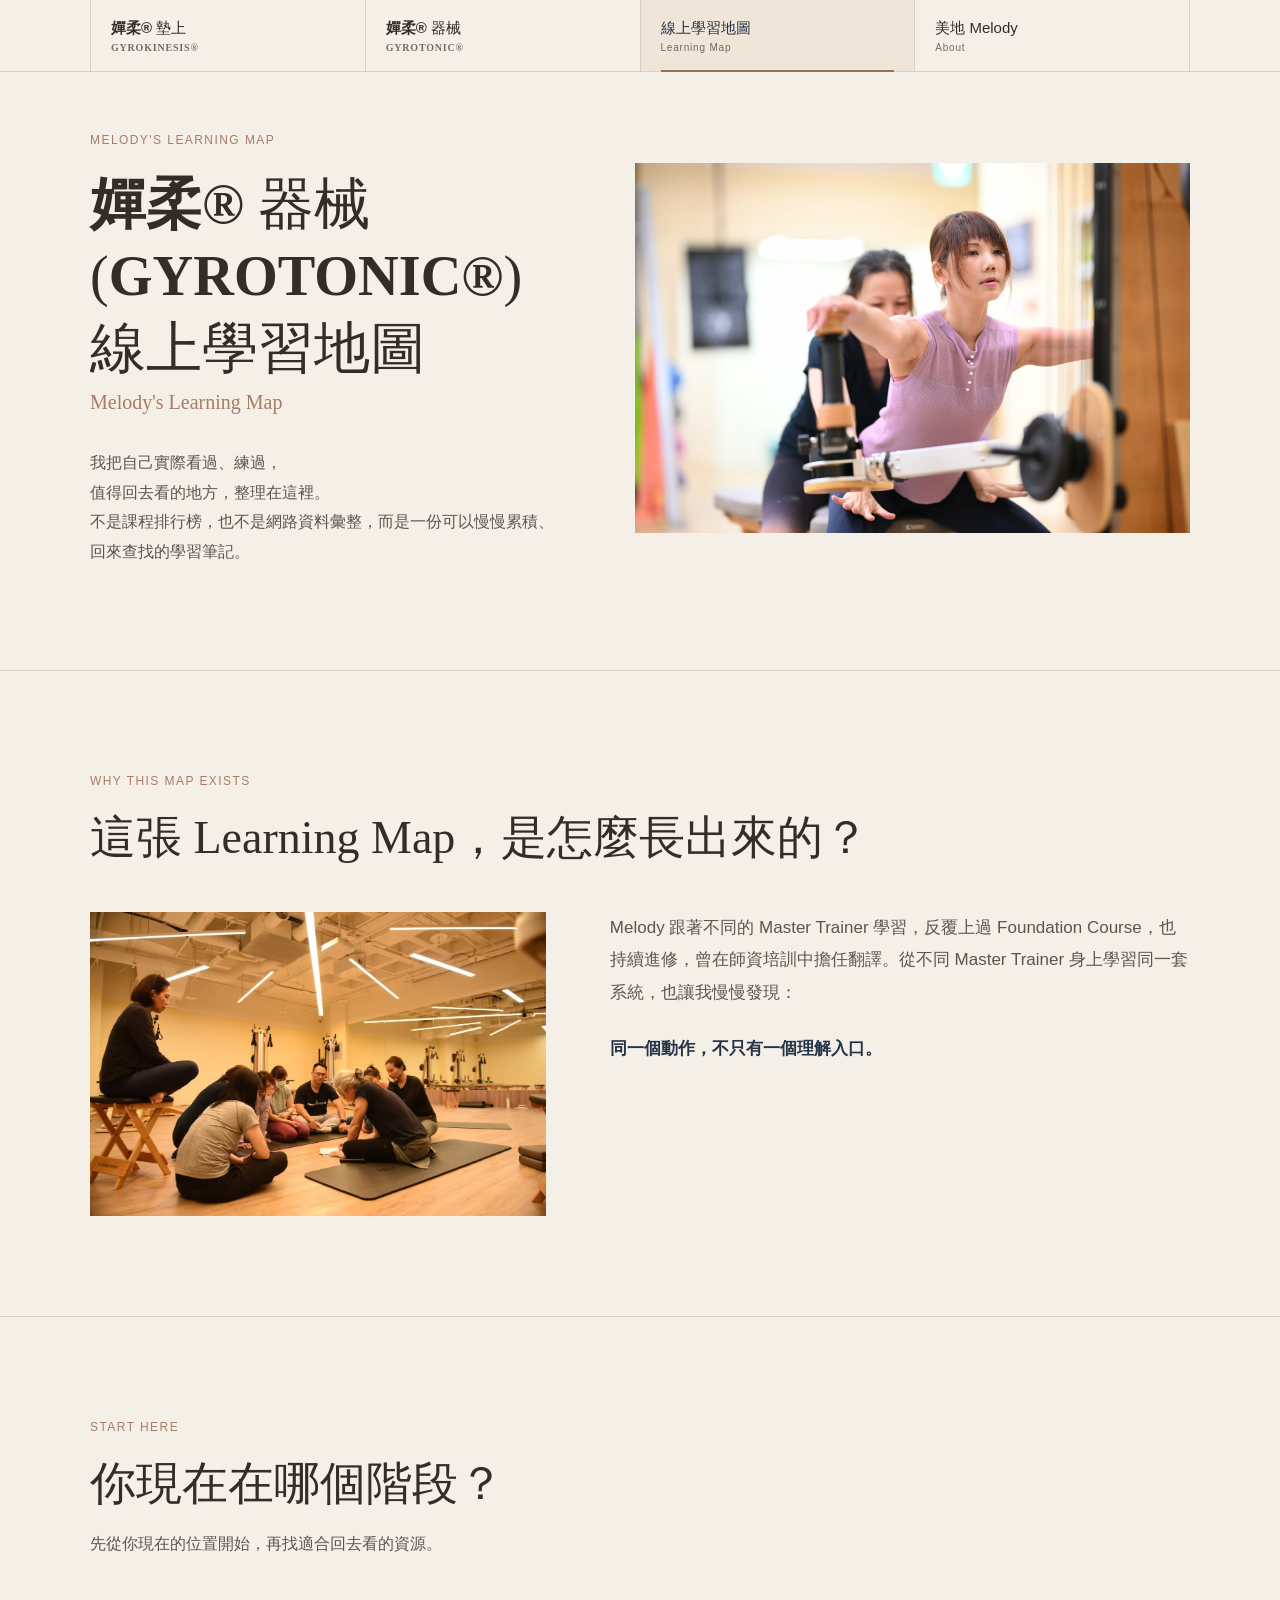
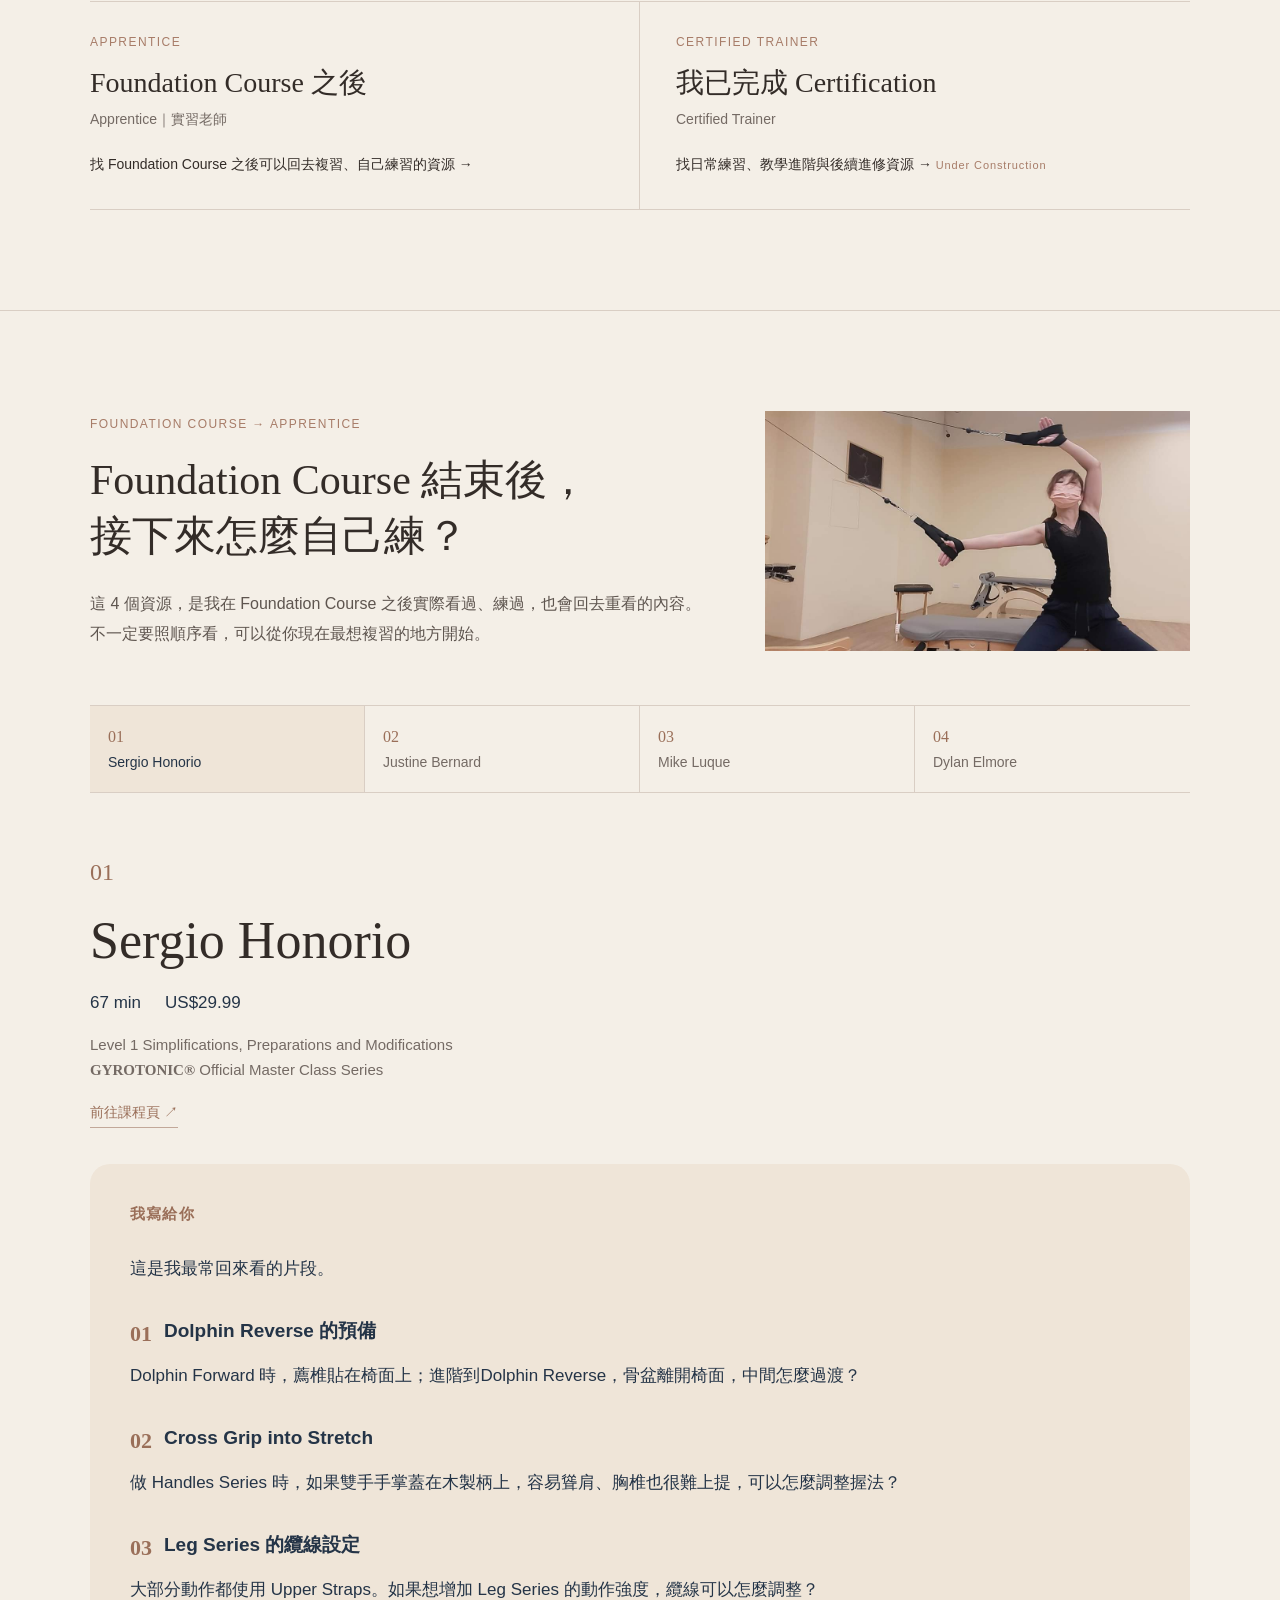
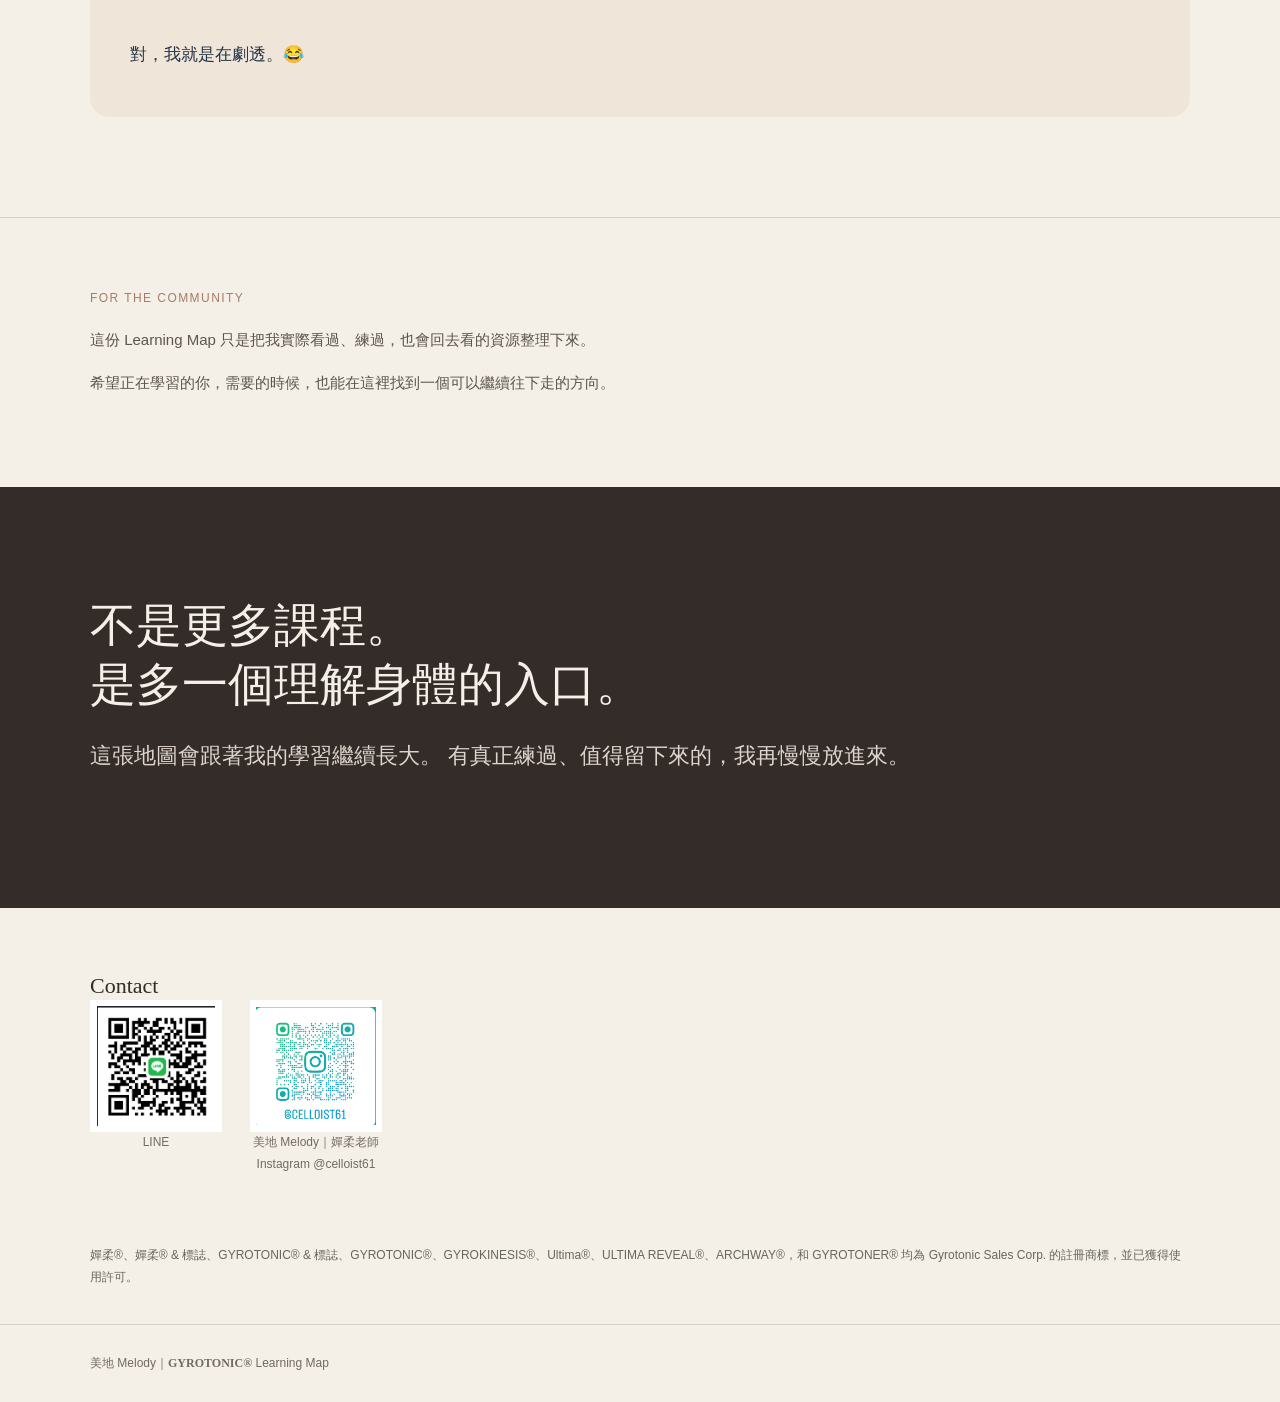
<file: learning-map.html>
<!doctype html>
<html lang="zh-Hant"><head><meta charset="utf-8"><meta name="viewport" content="width=device-width,initial-scale=1"><meta name="robots" content="index,follow"><meta name="description" content="美地 Melody 的嬋柔® 器械 (GYROTONIC®) 線上學習地圖：整理 Melody 實際看過、練過，值得回去看的線上學習資源與個人學習筆記。"><link rel="canonical" href="https://melody-brand-website.vercel.app/learning-map.html"><link rel="preload" as="image" href="assets/learning-map-hero-melody.jpeg" fetchpriority="high"><title>嬋柔® 器械 (GYROTONIC®) 線上學習地圖｜美地 Melody</title><meta property="og:title" content="嬋柔® 器械 (GYROTONIC®) 線上學習地圖｜美地 Melody"><meta property="og:description" content="美地 Melody 的嬋柔® 器械 (GYROTONIC®) 線上學習地圖：整理 Melody 實際看過、練過，值得回去看的線上學習資源與個人學習筆記。"><meta property="og:type" content="website"><meta property="og:url" content="https://melody-brand-website.vercel.app/learning-map.html"><meta property="og:image" content="https://melody-brand-website.vercel.app/assets/learning-map-hero-melody.jpeg"><meta name="twitter:card" content="summary_large_image"><meta name="twitter:title" content="嬋柔® 器械 (GYROTONIC®) 線上學習地圖｜美地 Melody"><meta name="twitter:description" content="美地 Melody 的嬋柔® 器械 (GYROTONIC®) 線上學習地圖：整理 Melody 實際看過、練過，值得回去看的線上學習資源與個人學習筆記。"><meta name="twitter:image" content="https://melody-brand-website.vercel.app/assets/learning-map-hero-melody.jpeg"><script async src="https://www.googletagmanager.com/gtag/js?id=G-CWCWLN4FJT"></script><script>window.dataLayer=window.dataLayer||[];function gtag(){dataLayer.push(arguments);}gtag('js',new Date());gtag('config','G-CWCWLN4FJT');</script><script type="application/ld+json">{"@context":"https://schema.org","@type":"CollectionPage","@id":"https://melody-brand-website.vercel.app/learning-map.html#webpage","url":"https://melody-brand-website.vercel.app/learning-map.html","name":"嬋柔® 器械 (GYROTONIC®) 線上學習地圖｜美地 Melody","description":"美地 Melody 的嬋柔® 器械 (GYROTONIC®) 線上學習地圖：整理 Melody 實際看過、練過，值得回去看的線上學習資源與個人學習筆記。","inLanguage":"zh-Hant","about":["GYROTONIC®","線上學習資源","師資學習"],"author":{"@id":"https://melody-brand-website.vercel.app/#melody"},"isPartOf":{"@id":"https://melody-brand-website.vercel.app/#website"},"primaryImageOfPage":{"@type":"ImageObject","url":"https://melody-brand-website.vercel.app/assets/learning-map-hero-melody.jpeg"}}</script><style>
:root{--paper:#F4EFE7;--ink:#332C28;--muted:#746A64;--line:#D9CEC4;--accent:#A77C68;--navy:#243447;--brown:#9A6F59;--note:#EFE5D8}*{box-sizing:border-box}html{scroll-behavior:smooth}body{margin:0;background:var(--paper);color:var(--ink);font-family:"Noto Sans TC","PingFang TC","Microsoft JhengHei",sans-serif;line-height:1.8}h1,h2,h3{font-family:"Noto Serif TC","Songti TC","PMingLiU",serif;font-weight:500;line-height:1.28;margin:0}a{color:inherit}.wrap{width:min(1100px,calc(100% - 48px));margin:auto}.tm{font-family:"Times New Roman",Times,serif;font-weight:700}.site-nav{border-bottom:1px solid var(--line)}.site-nav-inner{width:min(1100px,calc(100% - 48px));margin:auto;display:flex;align-items:stretch}.site-nav a{flex:1;display:block;text-decoration:none;padding:18px 20px 16px;border-right:1px solid var(--line);position:relative}.site-nav a:first-child{border-left:1px solid var(--line)}.site-nav .nav-cn{display:block;font-size:15px;font-weight:500;line-height:1.35}.site-nav .nav-en{display:block;margin-top:3px;font-size:10px;letter-spacing:.08em;color:var(--muted);line-height:1.4}.site-nav a.active{background:var(--note);color:var(--navy)}.site-nav a.active:after{content:"";position:absolute;left:20px;right:20px;bottom:-1px;height:2px;background:var(--brown)}.eyebrow,.kicker{font-size:12px;letter-spacing:.12em;color:var(--accent);margin-bottom:16px}.hero{padding:58px 0 104px}.hero-grid{display:grid;grid-template-columns:minmax(0,.92fr) minmax(400px,1.08fr);gap:72px;align-items:center}.hero-title-method,.hero-title-map{display:block}.hero h1{font-size:clamp(42px,4.4vw,58px);white-space:normal}.hero .en{font-family:Georgia,serif;font-size:20px;color:var(--accent)}.hero p{font-size:16px;line-height:1.85;color:#5E554F;max-width:560px;margin:28px 0 0}.hero-line{display:block}.hero img{display:block;width:100%;height:auto;max-height:650px;object-fit:contain}.photo-credit{font-size:11px;font-weight:400;line-height:1.6;color:var(--muted);margin-top:8px;text-align:left}.origin,.stage-selector,.stage{padding:100px 0;border-top:1px solid var(--line)}.origin-head{margin-bottom:44px}.origin h2,.stage-selector h2{font-size:clamp(34px,4vw,46px)}.origin-grid{display:grid;grid-template-columns:minmax(0,.88fr) minmax(0,1.12fr);gap:64px}.origin-copy{font-size:17px;line-height:1.9;color:#5E554F}.origin-copy p{margin:0 0 24px}.origin-highlight{color:var(--navy);font-weight:600}.origin-grid img{display:block;width:100%;height:auto}.stage-selector-head{max-width:760px;margin-bottom:42px}.stage-selector-head p{font-size:16px;color:#5E554F}.stage-options{display:grid;grid-template-columns:1fr 1fr;border-top:1px solid var(--line);border-bottom:1px solid var(--line)}.stage-option{display:block;text-decoration:none;padding:30px 0 32px;min-height:170px}.stage-option:first-child{border-right:1px solid var(--line);padding-right:36px}.stage-option:last-child{padding-left:36px}.option-en{font-size:12px;letter-spacing:.12em;color:var(--accent);margin-bottom:12px}.stage-option h3{font-size:28px}.option-sub{font-size:14px;color:var(--muted);margin-top:6px}.option-go{font-size:14px;margin-top:20px}.construction{font-size:11px;letter-spacing:.08em;color:var(--accent);white-space:nowrap}.stage-head{display:grid;grid-template-columns:minmax(0,1.18fr) minmax(300px,.82fr);gap:64px;align-items:center;margin-bottom:54px}.stage h2{font-size:clamp(34px,3.55vw,42px);line-height:1.35}.stage-title-line{display:block;white-space:nowrap}.stage-intro{font-size:16px;line-height:1.85;color:#5E554F;margin:24px 0 0}.stage-photo img{display:block;width:100%;height:auto;max-height:390px;object-fit:contain}.resources{border-top:1px solid var(--line)}.resource-tabs{display:grid;grid-template-columns:repeat(4,1fr);border-bottom:1px solid var(--line)}.resource-tab{border:0;border-right:1px solid var(--line);background:transparent;color:var(--muted);text-align:left;padding:22px 18px;cursor:pointer}.resource-tab:last-child{border-right:0}.tab-no{display:block;font-family:Georgia,serif;font-size:16px;color:var(--brown);margin-bottom:8px}.tab-name{font-size:14px;white-space:nowrap}.resource-tab.active{background:var(--note);color:var(--navy)}.resource{display:none;padding:58px 0 0}.resource.active{display:block}.resource-no{font-family:Georgia,serif;font-size:24px;color:var(--brown);margin-bottom:16px}.trainer{font-family:"Noto Serif TC","Songti TC","PMingLiU",serif;font-size:clamp(38px,5vw,52px);line-height:1.2;margin-bottom:16px}.meta{display:flex;gap:24px;font-size:17px;color:var(--navy);margin-bottom:14px}.resource h3{font-family:"Noto Sans TC",sans-serif;font-size:15px;font-weight:400;line-height:1.65;color:var(--muted);max-width:760px}.course-link{display:inline-block;margin-top:18px;color:var(--brown);font-size:14px;font-weight:500;text-decoration:none;border-bottom:1px solid rgba(154,111,89,.55);padding-bottom:2px}.course-link:hover{color:var(--navy);border-color:var(--navy)}.note-box{background:var(--note);padding:36px 40px;margin-top:36px;border-radius:20px;color:var(--navy)}.note-label{font-size:15px;color:var(--brown);font-weight:600;letter-spacing:.08em;margin-bottom:26px}.note-intro{font-size:17px;line-height:1.85;margin:0 0 32px}.note-topic{margin:0 0 32px;max-width:960px}.note-topic h4{display:flex;gap:12px;font-size:19px;font-weight:600;line-height:1.5;margin:0 0 10px}.note-no{font-family:Georgia,serif;font-size:22px;color:var(--brown)}.note-topic p,.note-special{font-size:17px;font-weight:400;line-height:1.9;margin:0 0 10px}.note-special{margin-top:30px}.mobile-break{display:none}.mobile-line{white-space:normal}.mobile-only{display:none}.community{padding:70px 0 74px;border-top:1px solid var(--line)}.community-inner{max-width:700px}.community p{font-size:15px;line-height:1.9;color:#5E554F}.closing{padding:110px 0;background:var(--ink);color:var(--paper)}.closing h2{font-size:46px}.closing p{font-size:22px;line-height:1.8;color:#DED4CC}.contact{padding:64px 0 46px}.contact h2{font-size:22px}.qr-row{display:flex;gap:28px}.qr-item{font-size:12px;color:var(--muted);text-align:center}.qr-item img{display:block;width:132px;height:132px;object-fit:contain;background:#fff;padding:6px}.trademark-note{padding:24px 0 35px;font-size:12px;color:#67675f}.footer{padding:28px 0;border-top:1px solid var(--line);font-size:12px;color:var(--muted)}
@media(max-width:820px){html,body{width:100%;max-width:100%;overflow-x:hidden}.wrap{width:auto;max-width:none;margin-left:18px;margin-right:18px}.site-nav-inner{width:100%;overflow-x:auto}.site-nav a{flex:0 0 25%;min-width:112px;padding:13px 10px 11px;text-align:center}.site-nav a:first-child{border-left:0}.site-nav a:last-child{border-right:0}.site-nav .nav-cn{font-size:13px;white-space:nowrap}.site-nav .nav-en{font-size:9px;letter-spacing:.03em;white-space:nowrap}.site-nav a.active:after{left:10px;right:10px}.hero{padding:34px 0 52px}.hero-grid,.origin-grid,.stage-head{grid-template-columns:minmax(0,1fr);gap:24px}.hero-grid>*,.origin-grid>*,.stage-head>*{min-width:0}.hero h1{font-size:36px;white-space:normal}.hero .en{font-size:16px}.hero p{width:100%;max-width:100%;font-size:15px;line-height:1.8;overflow-wrap:anywhere;word-break:normal}.hero-line{display:block;white-space:normal}.mobile-only{display:block}.origin,.stage-selector,.stage{padding:56px 0}.origin h2{font-size:26px;line-height:1.4;overflow-wrap:break-word}.origin-copy,.origin-highlight{font-size:15px;line-height:1.85}.origin-copy p{margin-bottom:18px}.stage-selector h2{font-size:28px}.stage-options{grid-template-columns:1fr}.stage-option{padding:18px 0;min-height:0}.stage-option:first-child{border-right:0;border-bottom:1px solid var(--line);padding-right:0}.stage-option:last-child{padding-left:0}.stage-option h3{font-size:23px}.option-go{font-size:13px;line-height:1.65}.construction{font-size:10px}.stage h2{font-size:26px;line-height:1.45}.stage-title-line{display:block;white-space:nowrap}.stage-intro{font-size:14px}.resources{margin-right:-18px}.resource-tabs{display:flex;overflow-x:auto;padding-right:56px}.resource-tab{flex:0 0 138px;min-width:138px;padding:16px 14px}.resource{padding:34px 18px 0 0}.resource-no{font-size:20px}.trainer{font-size:32px}.meta{font-size:15px}.resource h3{font-size:13px}.course-link{font-size:13px;margin-top:15px;min-height:44px;padding:9px 0}.note-box{padding:24px 20px;margin-top:26px;border-radius:16px}.note-label{font-size:13px;margin-bottom:20px}.note-intro,.note-topic p,.note-special{font-size:14px;line-height:1.7;letter-spacing:-.01em}.note-intro{margin-bottom:24px}.note-topic{margin-bottom:24px}.note-topic h4{font-size:17px;line-height:1.45;gap:9px;margin-bottom:8px}.note-no{font-size:19px}.note-topic p{margin-bottom:9px}.mobile-break{display:block}.mobile-line{display:block;white-space:nowrap}.community{padding:46px 0}.community p{font-size:14px}.closing{padding:58px 0}.closing h2{font-size:27px}.closing p{font-size:16px;line-height:1.85}.contact{padding:42px 0 30px}.qr-row{gap:20px;flex-wrap:wrap}.qr-item img{width:104px;height:104px}.trademark-note{font-size:11px}.footer{font-size:11px}}
@media(max-width:390px){.stage h2{font-size:24px}.stage-title-line{white-space:normal}.mobile-line{white-space:normal}}
</style></head><body><nav class="site-nav" aria-label="主要頁面"><div class="site-nav-inner"><a href="index.html"><span class="nav-cn"><strong>嬋柔®</strong> 墊上</span><span class="nav-en tm">GYROKINESIS®</span></a><a href="gyrotonic.html"><span class="nav-cn"><strong>嬋柔®</strong> 器械</span><span class="nav-en tm">GYROTONIC®</span></a><a class="active" href="learning-map.html" aria-current="page"><span class="nav-cn">線上學習地圖</span><span class="nav-en">Learning Map</span></a><a href="about.html"><span class="nav-cn">美地 Melody</span><span class="nav-en">About</span></a></div></nav><main><section class="hero"><div class="wrap"><div class="hero-grid"><div><div class="eyebrow">MELODY'S LEARNING MAP</div><h1><span class="hero-title-method"><strong>嬋柔®</strong> 器械 (<span class="tm">GYROTONIC®</span>)</span><span class="hero-title-map">線上學習地圖</span></h1><div class="en">Melody's Learning Map</div><p><span class="hero-line">我把自己實際看過、練過，</span><span class="hero-line">值得回去看的地方，整理在這裡。</span>不是課程排行榜，也不是網路資料彙整，而是一份可以慢慢累積、回來查找的學習筆記。</p></div><div><img src="assets/learning-map-hero-melody.jpeg" alt="Melody 練習" width="1108" height="1232" fetchpriority="high" decoding="async"></div></div></div></section>
<section class="origin"><div class="wrap"><div class="origin-head"><div class="eyebrow">WHY THIS MAP EXISTS</div><h2>這張 Learning Map，是怎麼長出來的？</h2></div><div class="origin-grid"><div><img src="assets/learning-map-origin.jpg" alt="師資學習" width="1280" height="855" loading="lazy" decoding="async"></div><div class="origin-copy"><p>Melody 跟著不同的 Master Trainer 學習，反覆上過 Foundation Course，也持續進修，曾在師資培訓中擔任翻譯。從不同 Master Trainer 身上學習同一套系統，也讓我慢慢發現：</p><p class="origin-highlight">同一個動作，不只有一個理解入口。</p></div></div></div></section>
<section class="stage-selector"><div class="wrap"><div class="stage-selector-head"><div class="eyebrow">START HERE</div><h2>你現在在哪個階段？</h2><p>先從你現在的位置開始，再找適合回去看的資源。</p></div><div class="stage-options"><a class="stage-option" href="#apprentice"><div class="option-en">APPRENTICE</div><h3>Foundation Course 之後</h3><div class="option-sub">Apprentice｜實習老師</div><div class="option-go">找 Foundation Course 之後可以回去複習、自己練習的資源 →</div></a><div class="stage-option"><div class="option-en">CERTIFIED TRAINER</div><h3>我已完成 Certification</h3><div class="option-sub">Certified Trainer</div><div class="option-go">找日常練習、教學進階與後續進修資源 → <span class="construction">Under Construction</span></div></div></div></div></section>
<section class="stage" id="apprentice"><div class="wrap"><div class="stage-head"><div><div class="eyebrow">FOUNDATION COURSE → APPRENTICE</div><h2><span class="stage-title-line">Foundation Course 結束後，</span><span class="stage-title-line">接下來怎麼自己練？</span></h2><p class="stage-intro">這 4 個資源，是我在 Foundation Course 之後實際<span style="white-space:nowrap">看過、練過</span>，也會回去重看的內容。<br>不一定要照順序看，可以從你現在最想複習的地方開始。</p></div><div class="stage-photo"><img src="assets/learning-map-apprentice.jpg" alt="Melody 自我練習" width="1080" height="608" loading="lazy" decoding="async"></div></div><div class="resources"><div class="resource-tabs"><button class="resource-tab active" data-resource="resource-01" data-trainer="Sergio Honorio"><span class="tab-no">01</span><span class="tab-name">Sergio Honorio</span></button><button class="resource-tab" data-resource="resource-02" data-trainer="Justine Bernard"><span class="tab-no">02</span><span class="tab-name">Justine Bernard</span></button><button class="resource-tab" data-resource="resource-03" data-trainer="Mike Luque"><span class="tab-no">03</span><span class="tab-name">Mike Luque</span></button><button class="resource-tab" data-resource="resource-04" data-trainer="Dylan Elmore"><span class="tab-no">04</span><span class="tab-name">Dylan Elmore</span></button></div>
<article class="resource active" id="resource-01"><div class="resource-no">01</div><div class="trainer">Sergio Honorio</div><div class="meta"><span>67 min</span><span>US$29.99</span></div><h3>Level 1 Simplifications, Preparations and Modifications<br><span class="tm">GYROTONIC®</span> Official Master Class Series</h3><a class="course-link" href="https://www.gyrotonic.com/trainer-videos/" target="_blank" rel="noopener" data-resource-number="01" data-trainer="Sergio Honorio">前往課程頁 ↗</a><div class="note-box"><div class="note-label">我寫給你</div><p class="note-intro">這是我最常回來看的片段。</p><div class="note-topic"><h4><span class="note-no">01</span>Dolphin Reverse 的預備</h4><p>Dolphin Forward 時，薦椎貼在椅面上；進階到<span class="mobile-break"></span><span class="mobile-line">Dolphin Reverse，骨盆離開椅面，中間怎麼過渡？</span></p></div><div class="note-topic"><h4><span class="note-no">02</span>Cross Grip into Stretch</h4><p>做 Handles Series 時，如果雙手手掌蓋在木製柄上，容易聳肩、胸椎也很難上提，可以怎麼調整握法？</p></div><div class="note-topic"><h4><span class="note-no">03</span>Leg Series 的纜線設定</h4><p>大部分動作都使用 Upper Straps。如果想增加 Leg Series 的動作強度，纜線可以怎麼調整？</p></div><p class="note-special">對，我就是在劇透。😂</p></div></article>
<article class="resource" id="resource-02"><div class="resource-no">02</div><div class="trainer">Justine Bernard</div><div class="meta"><span>約 1 小時</span><span>NT$1,118.35</span></div><h3>Advanced <span class="tm">GYROTONIC®</span> Tower – Cervical Lumbopelvis to Seed Center<br>Elements Center On-Demand Classes</h3><a class="course-link" href="https://elementscenter.com/on-demand-classes/" target="_blank" rel="noopener" data-resource-number="02" data-trainer="Justine Bernard">前往課程頁 ↗</a><div class="note-box"><div class="note-label">我寫給你</div><div class="note-topic"><h4><span class="note-no">01</span>Seed Center</h4><p>找不到 Seed Center（種子中心）啟動的感覺嗎？<span class="mobile-break"></span>Justine 用 “Punching feeling in bellybutton” ——<span class="mobile-break"></span>「肚子被揍一拳」的意念，帶你在不同 Family 裡<span class="mobile-break"></span><span class="mobile-line">感知 Seed Center 的帶動。</span></p></div><div class="note-topic"><h4><span class="note-no">02</span>Hamstrings</h4><p><span class="mobile-line">做 Hamstrings Series 時，上半身像睡著了一樣？</span><span class="mobile-break"></span><span class="mobile-line">或是腿後側和腹部總是連不起來？換個方向試試看。</span></p></div><div class="note-topic"><h4><span class="note-no">03</span>Handles Series</h4><p>做 Handles Series 時，常被 Masters 提醒 Z Spring 嗎？或是 Narrowing 到底在哪裡，總是只能自己揣摩？試試 Straps 的輔助。</p></div><div class="note-topic"><h4><span class="note-no">04</span>Level 2</h4><p>裡面也有 Level 2 的動作，可以豐富練習內容。偶爾離開 Level 1 的框架，再回來，原本做不出來、想不明白的地方，可能腦中燈泡就亮了。💡</p></div></div></article>
<article class="resource" id="resource-03"><div class="resource-no">03</div><div class="trainer">Mike Luque</div><div class="meta"><span>67 min</span><span>US$29.99</span></div><h3>Integrating the Wingmaster into a <span class="tm">GYROTONIC®</span> Level 1 Session<br><span class="tm">GYROTONIC®</span> Official Master Class Series</h3><a class="course-link" href="https://www.gyrotonic.com/trainer-videos/" target="_blank" rel="noopener" data-resource-number="03" data-trainer="Mike Luque">前往課程頁 ↗</a><div class="note-box"><div class="note-label">我寫給你</div><div class="note-topic"><h4><span class="note-no">01</span>烏龜到底在幹嘛？</h4><p>教學與自我練習時，常常會覺得：這個動作到底在幹嘛？Mike 會帶你看到這個複合式動作是由哪些元素組成的。</p></div><div class="note-topic"><h4><span class="note-no">02</span>Hooks</h4><p>Wingmaster 上這麼多 Hooks，到底怎麼用？還是熟悉的 Pulley Tower、熟悉的動作 Family，只是把纜線接到 Wingmaster 不同位置的 Hooks，就能帶來不一樣的練習感受。慢慢找到「人弓合一」。</p></div><div class="note-topic"><h4><span class="note-no">03</span>這個動作到底在練哪裡？</h4><p>教學或自己練習時，常常會遇到這一題：<span class="mobile-break"></span><span class="mobile-line">「老師，這個動作在練哪裡？」</span><span class="mobile-break"></span><span class="mobile-line">每次都回答「全身性的協調」嗎？😂</span></p><p>Mike 會挑幾個動作，帶你看到一些現代人長時間用手機、看電腦，容易弱化的小肌肉，也示範如何用手觸去定位。</p><p>下次除了「練全身性的協調」，可以有別的答案了。</p></div></div></article>
<article class="resource" id="resource-04"><div class="resource-no">04</div><div class="trainer">Dylan Elmore</div><div class="meta"><span>75 min</span><span>£22</span></div><h3>Gyrotonic Flow 03.18.2021. A trilogy, part 1: Reconsidering the Foundation Course material.<br>Dylan Elmore On-Demand Classes</h3><a class="course-link" href="https://www.dylanelmore.com/on-demand-classes/gyrotonic" target="_blank" rel="noopener" data-resource-number="04" data-trainer="Dylan Elmore">前往課程頁 ↗</a><div class="note-box"><div class="note-label">我寫給你</div><p class="note-intro">我至今實際練習最多次的系列。</p><div class="note-topic"><h4><span class="note-no">01</span>Pulsations Series</h4><p>身為上過兩次 <span style="white-space:nowrap">Dylan’s Foundation Course 的學生，</span>這一段 Pulsations Series，我到現在還是會回來一看再看。</p><p>跟同儕老師討論時，常常發現大家對 Pulsations Series 的概念還是有點模糊：Undulation 到底是什麼樣的質感？</p><p>這時候我都會在心裡暗自點評：那是你們沒有跟過 Dylan 的 Pulsations Series。😂</p></div><div class="note-topic"><h4><span class="note-no">02</span>Canoeing</h4><p>Canoeing 這麼複雜，到底要怎麼掌握？</p><p>Dylan 很 step by step 地把動作拆開來，每一個組成元素都示範得很清楚。最難理解、也最不容易做出來的部分，還有 Preparation 可以先練。</p></div><div class="note-topic"><h4><span class="note-no">03</span>Slalom</h4><p>跟另一位 Master 再上 Foundation Course 時，我對 Slalom 的理解比較聚焦在股骨的旋轉，連協助學生調整時，也會把注意力放在股骨上。Dylan 卻讓我從另一個方向重新理解這個動作：Slalom 還是脊椎的運動。從身體出發，也有它自己的反向對拉。至於——Slalom 的反向對拉到底在哪裡？</p><p>去看影片。😂</p></div></div></article></div></div></section>
<section class="community"><div class="wrap"><div class="community-inner"><div class="eyebrow">FOR THE COMMUNITY</div><p>這份 Learning Map 只是把我實際看過、練過，也會回去看的資源整理下來。</p><p>希望正在學習的你，需要的時候，也能在這裡找到一個可以繼續往下走的方向。</p></div></div></section>
<section class="closing"><div class="wrap"><h2>不是更多課程。<br>是多一個理解身體的入口。</h2><p>這張地圖會跟著我的學習繼續長大。 有真正練過、值得留下來的，我再慢慢放進來。</p></div></section><section class="contact"><div class="wrap"><h2>Contact</h2><div class="qr-row"><div class="qr-item"><img src="assets/line-qr.jpg" alt="Melody LINE QR Code" width="132" height="132" loading="lazy" decoding="async">LINE</div><div class="qr-item"><img src="assets/instagram-qr.jpg" alt="美地 Melody Instagram QR Code" width="132" height="132" loading="lazy" decoding="async">美地 Melody｜嬋柔老師<br>Instagram @celloist61</div></div></div></section><div class="trademark-note"><div class="wrap">嬋柔®、嬋柔® & 標誌、GYROTONIC® & 標誌、GYROTONIC®、GYROKINESIS®、Ultima®、ULTIMA REVEAL®、ARCHWAY®，和 GYROTONER® 均為 Gyrotonic Sales Corp. 的註冊商標，並已獲得使用許可。</div></div><footer class="footer"><div class="wrap">美地 Melody｜<span class="tm">GYROTONIC®</span> Learning Map</div></footer>
</main><script>document.querySelectorAll('.resource-tab').forEach(tab=>tab.addEventListener('click',()=>{document.querySelectorAll('.resource-tab').forEach(t=>t.classList.remove('active'));document.querySelectorAll('.resource').forEach(r=>r.classList.remove('active'));tab.classList.add('active');document.getElementById(tab.dataset.resource).classList.add('active');if(typeof gtag==='function'){gtag('event','learning_map_resource_select',{resource_number:tab.dataset.resource.replace('resource-',''),trainer:tab.dataset.trainer})}}));document.querySelectorAll('.course-link').forEach(link=>link.addEventListener('click',()=>{if(typeof gtag==='function'){gtag('event','resource_outbound_click',{resource_number:link.dataset.resourceNumber,trainer:link.dataset.trainer,course_url:link.href})}}));</script></body></html>
</file>
